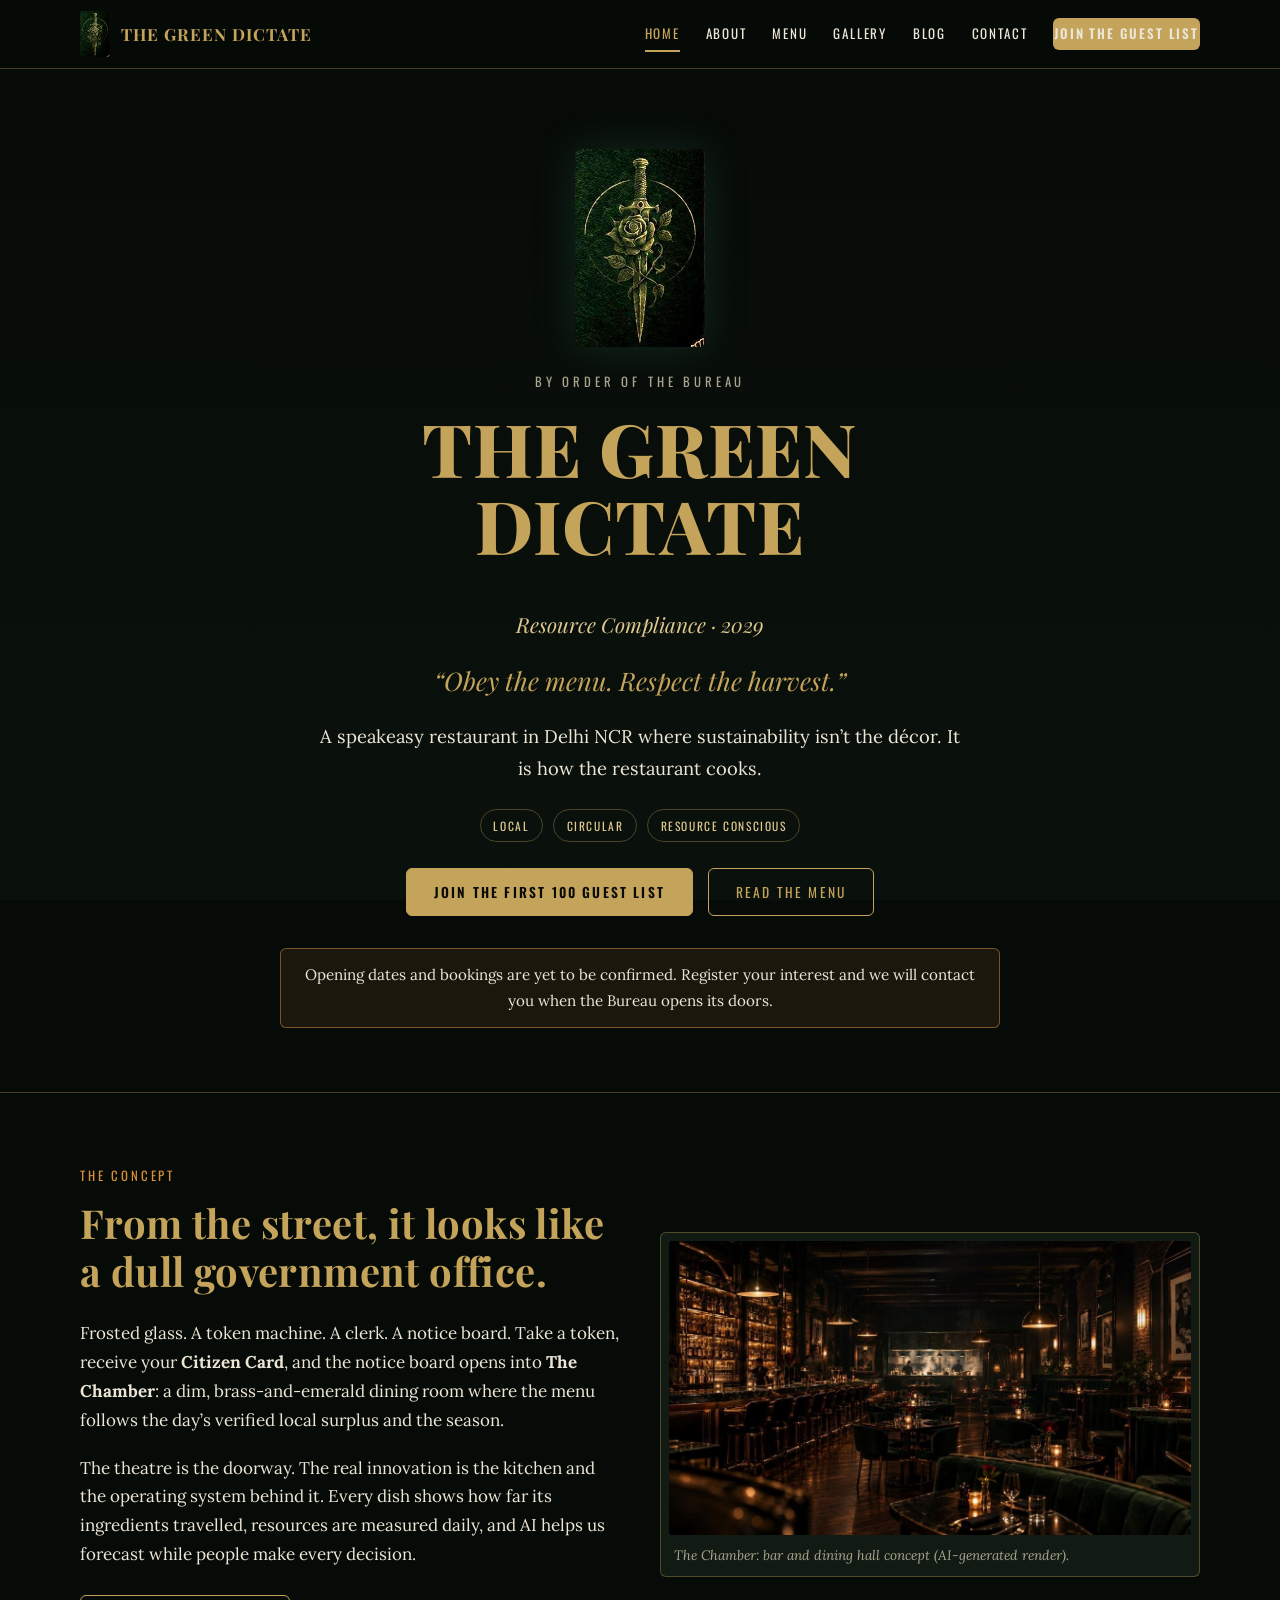
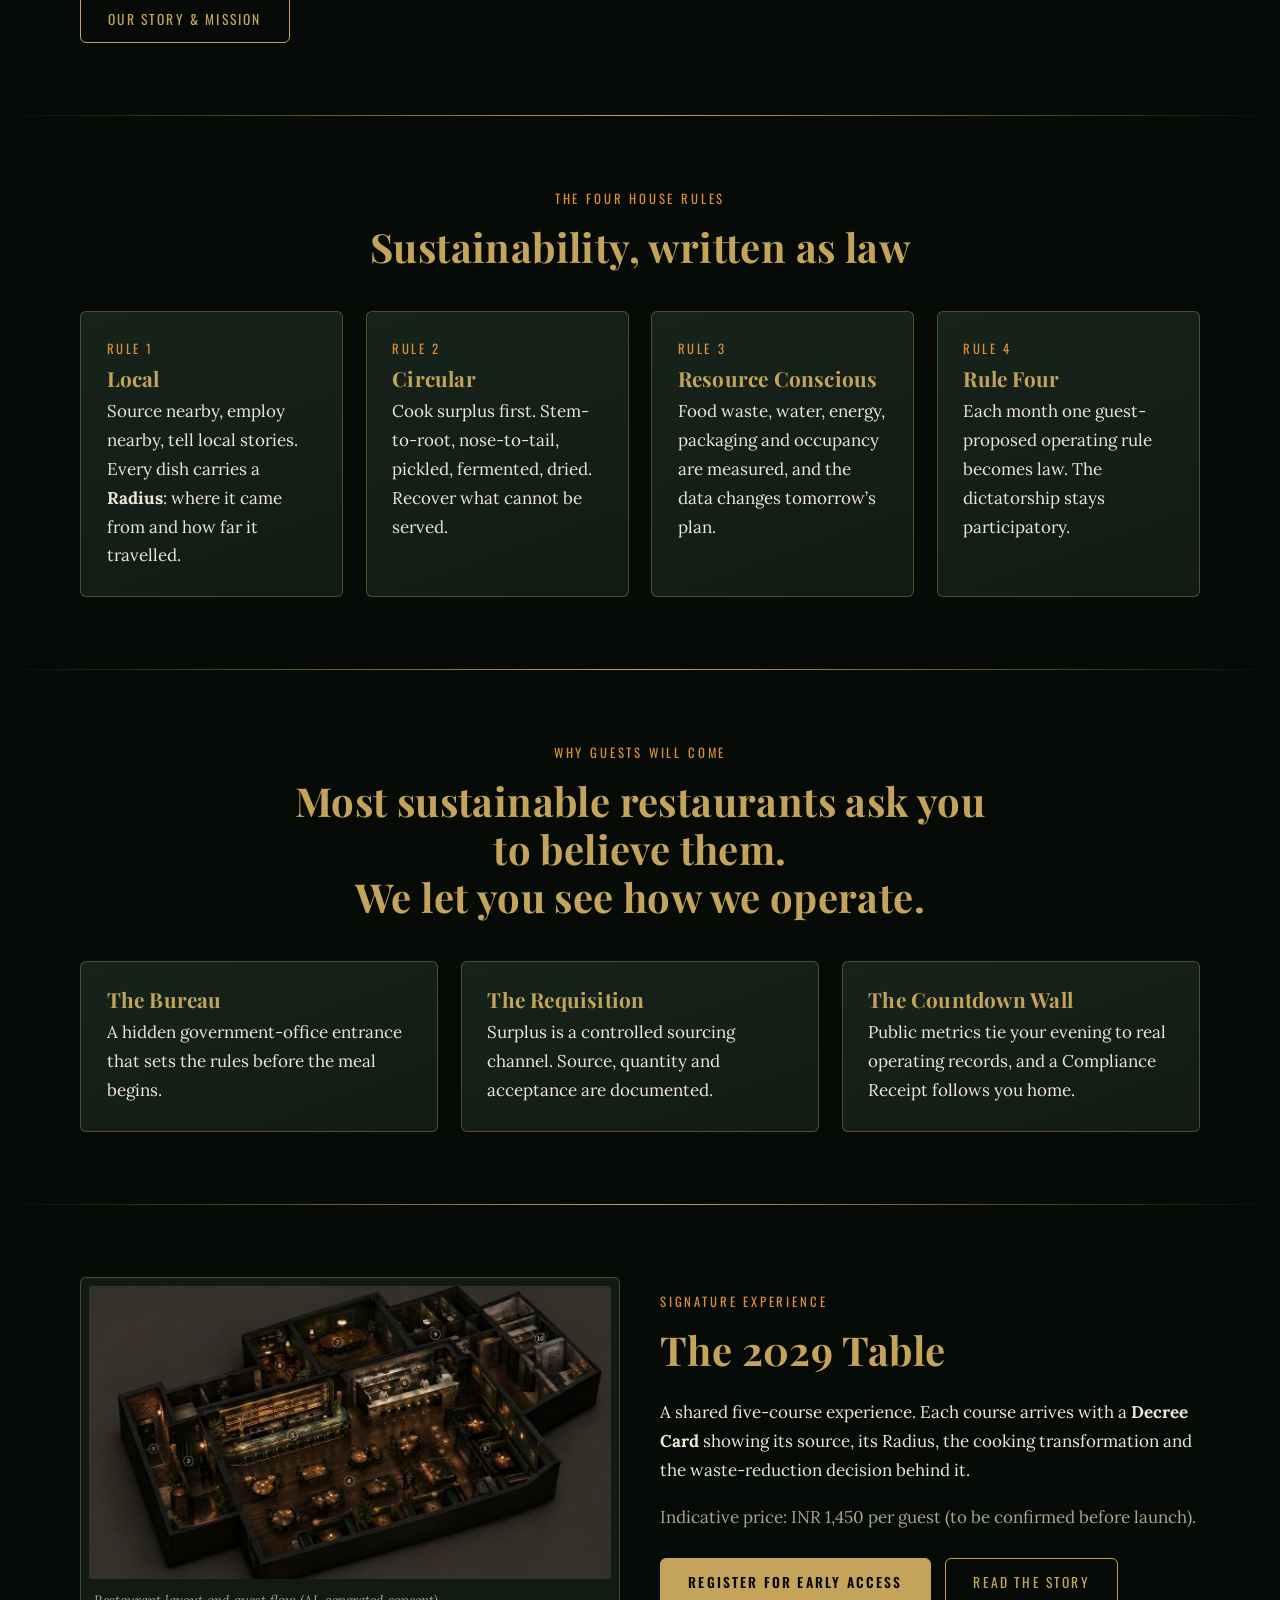
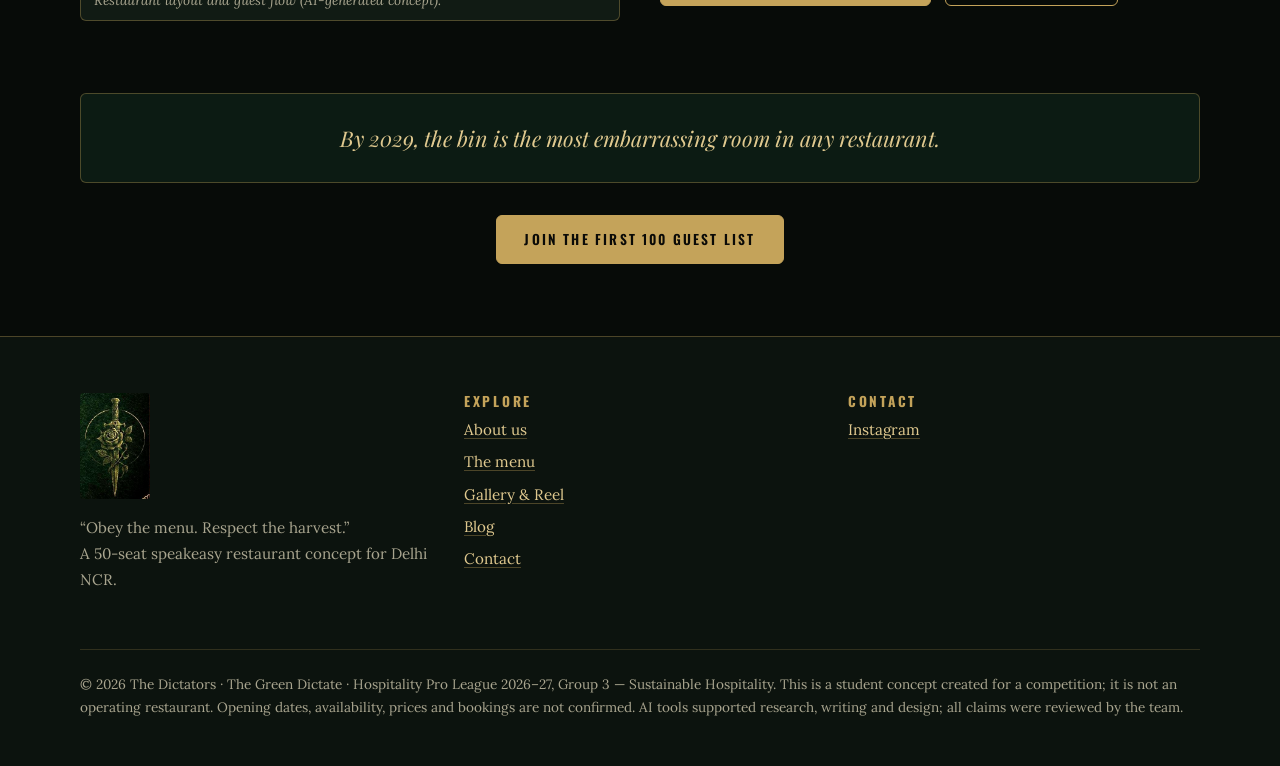
<file: index.html>
<!DOCTYPE html>
<html lang="en">
<head>
<meta charset="utf-8">
<meta name="viewport" content="width=device-width, initial-scale=1">
<title>The Green Dictate | Speakeasy Sustainable Restaurant, Delhi NCR</title>
<meta name="description" content="The Green Dictate is a speakeasy restaurant concept in Delhi NCR where sustainability is the operating system. Obey the menu. Respect the harvest.">
<meta name="theme-color" content="#070b08">
<meta property="og:title" content="The Green Dictate | Speakeasy Sustainable Restaurant, Delhi NCR">
<meta property="og:description" content="The Green Dictate is a speakeasy restaurant concept in Delhi NCR where sustainability is the operating system. Obey the menu. Respect the harvest.">
<meta property="og:type" content="website">
<link rel="icon" href="crest.jpg" type="image/jpeg">
<link rel="preconnect" href="https://fonts.googleapis.com">
<link rel="preconnect" href="https://fonts.gstatic.com" crossorigin>
<link href="https://fonts.googleapis.com/css2?family=Lora:ital,wght@0,400;0,600;1,400&family=Oswald:wght@400;500;600&family=Playfair+Display:ital,wght@0,600;0,800;1,500&display=swap" rel="stylesheet">
<link rel="stylesheet" href="style.css">
</head>
<body>
<a class="skip" href="#main">Skip to content</a>
<header class="site-header">
  <div class="wrap nav">
    <a class="brand" href="index.html" aria-label="The Green Dictate — home">
      <img src="crest.jpg" alt="" width="30" height="46" style="width:30px;height:auto;border-radius:3px"><span>The Green Dictate</span>
    </a>
    <button class="menu-toggle" aria-expanded="false" aria-controls="nav-list">Menu</button>
    <ul id="nav-list">
      <li><a href="index.html" aria-current="page">Home</a></li><li><a href="about.html">About</a></li><li><a href="menu.html">Menu</a></li><li><a href="gallery.html">Gallery</a></li><li><a href="blog.html">Blog</a></li><li><a href="contact.html">Contact</a></li>
      <li><a class="btn btn-primary" href="landing.html">Join the Guest List</a></li>
    </ul>
  </div>
</header>
<main id="main">

<section class="hero">
  <div class="wrap">
    <img class="crest" src="crest.jpg" alt="The Green Dictate crest: a dagger entwined with a rose" style="width:130px">
    <p class="by">By order of the Bureau</p>
    <h1>The Green<br>Dictate</h1>
    <p class="sub">Resource Compliance · 2029</p>
    <p class="sub" style="font-size:1.6rem;color:var(--gold)">“Obey the menu. Respect the harvest.”</p>
    <p class="tag lead">A speakeasy restaurant in Delhi NCR where sustainability isn’t the décor. It is how the restaurant cooks.</p>
    <div class="badges"><span class="badge">Local</span><span class="badge">Circular</span><span class="badge">Resource Conscious</span></div>
    <div class="btn-row" style="justify-content:center">
      <a class="btn btn-primary" href="landing.html">Join the First 100 Guest List</a>
      <a class="btn btn-ghost" href="menu.html">Read the Menu</a>
    </div>
    <p class="notice">Opening dates and bookings are yet to be confirmed. Register your interest and we will contact you when the Bureau opens its doors.</p>
  </div>
</section>

<section>
  <div class="wrap split">
    <div>
      <span class="eyebrow">The concept</span>
      <h2>From the street, it looks like a dull government office.</h2>
      <p>Frosted glass. A token machine. A clerk. A notice board. Take a token, receive your <strong>Citizen Card</strong>, and the notice board opens into <strong>The Chamber</strong>: a dim, brass-and-emerald dining room where the menu follows the day’s verified local surplus and the season.</p>
      <p>The theatre is the doorway. The real innovation is the kitchen and the operating system behind it. Every dish shows how far its ingredients travelled, resources are measured daily, and AI helps us forecast while people make every decision.</p>
      <div class="btn-row"><a class="btn btn-ghost" href="about.html">Our story &amp; mission</a></div>
    </div>
    <figure class="frame">
      <img src="decor.jpg" alt="Dim speakeasy dining hall with a backlit bar, green velvet booths and candlelit tables" loading="lazy">
      <figcaption>The Chamber: bar and dining hall concept (AI-generated render).</figcaption>
    </figure>
  </div>
</section>
<hr class="rule">

<section>
  <div class="wrap">
    <div class="section-head center">
      <span class="eyebrow">The four house rules</span>
      <h2>Sustainability, written as law</h2>
    </div>
    <div class="grid g4">
      <div class="card"><span class="num">RULE 1</span><h3>Local</h3><p>Source nearby, employ nearby, tell local stories. Every dish carries a <strong>Radius</strong>: where it came from and how far it travelled.</p></div>
      <div class="card"><span class="num">RULE 2</span><h3>Circular</h3><p>Cook surplus first. Stem-to-root, nose-to-tail, pickled, fermented, dried. Recover what cannot be served.</p></div>
      <div class="card"><span class="num">RULE 3</span><h3>Resource Conscious</h3><p>Food waste, water, energy, packaging and occupancy are measured, and the data changes tomorrow’s plan.</p></div>
      <div class="card"><span class="num">RULE 4</span><h3>Rule Four</h3><p>Each month one guest-proposed operating rule becomes law. The dictatorship stays participatory.</p></div>
    </div>
  </div>
</section>
<hr class="rule">

<section>
  <div class="wrap">
    <div class="section-head center">
      <span class="eyebrow">Why guests will come</span>
      <h2>Most sustainable restaurants ask you to believe them.<br>We let you see how we operate.</h2>
    </div>
    <div class="grid g3">
      <div class="card"><h3>The Bureau</h3><p>A hidden government-office entrance that sets the rules before the meal begins.</p></div>
      <div class="card"><h3>The Requisition</h3><p>Surplus is a controlled sourcing channel. Source, quantity and acceptance are documented.</p></div>
      <div class="card"><h3>The Countdown Wall</h3><p>Public metrics tie your evening to real operating records, and a Compliance Receipt follows you home.</p></div>
    </div>
  </div>
</section>
<hr class="rule">

<section>
  <div class="wrap split rev">
    <div>
      <span class="eyebrow">Signature experience</span>
      <h2>The 2029 Table</h2>
      <p>A shared five-course experience. Each course arrives with a <strong>Decree Card</strong> showing its source, its Radius, the cooking transformation and the waste-reduction decision behind it.</p>
      <p class="muted">Indicative price: INR 1,450 per guest (to be confirmed before launch).</p>
      <div class="btn-row">
        <a class="btn btn-primary" href="landing.html">Register for Early Access</a>
        <a class="btn btn-ghost" href="our-signature-experience.html">Read the story</a>
      </div>
    </div>
    <figure class="frame">
      <img src="layout.jpg" alt="Isometric layout of the restaurant showing the bar, dining hall, booths, private room and open kitchen" loading="lazy">
      <figcaption>Restaurant layout and guest flow (AI-generated concept).</figcaption>
    </figure>
  </div>
</section>

<section style="padding-top:0">
  <div class="wrap">
    <div class="quote">By 2029, the bin is the most embarrassing room in any restaurant.</div>
    <div class="btn-row" style="justify-content:center;margin-top:2rem">
      <a class="btn btn-primary" href="landing.html">Join the First 100 Guest List</a>
    </div>
  </div>
</section>

</main>
<footer class="site-footer">
  <div class="wrap">
    <div class="footer-grid">
      <div>
        <img src="crest.jpg" alt="The Green Dictate crest" width="70" style="width:70px;border-radius:4px;margin-bottom:1rem">
        <p class="muted">“Obey the menu. Respect the harvest.”<br>A 50-seat speakeasy restaurant concept for Delhi NCR.</p>
      </div>
      <div>
        <h4>Explore</h4>
        <ul>
          <li><a href="about.html">About us</a></li>
          <li><a href="menu.html">The menu</a></li>
          <li><a href="gallery.html">Gallery &amp; Reel</a></li>
          <li><a href="blog.html">Blog</a></li>
          <li><a href="contact.html">Contact</a></li>
        </ul>
      </div>
      <div>
        <h4>Contact</h4>
        <ul>
          <li><a href="https://www.instagram.com/stateofdictators" rel="noopener" target="_blank">Instagram</a></li>
        </ul>
      </div>
    </div>
    <p class="legal">© <span id="year">2026</span> The Dictators · The Green Dictate · Hospitality Pro League 2026–27, Group 3 — Sustainable Hospitality. This is a student concept created for a competition; it is not an operating restaurant. Opening dates, availability, prices and bookings are not confirmed. AI tools supported research, writing and design; all claims were reviewed by the team.</p>
  </div>
</footer>

<script src="main.js"></script>
</body>
</html>
</file>
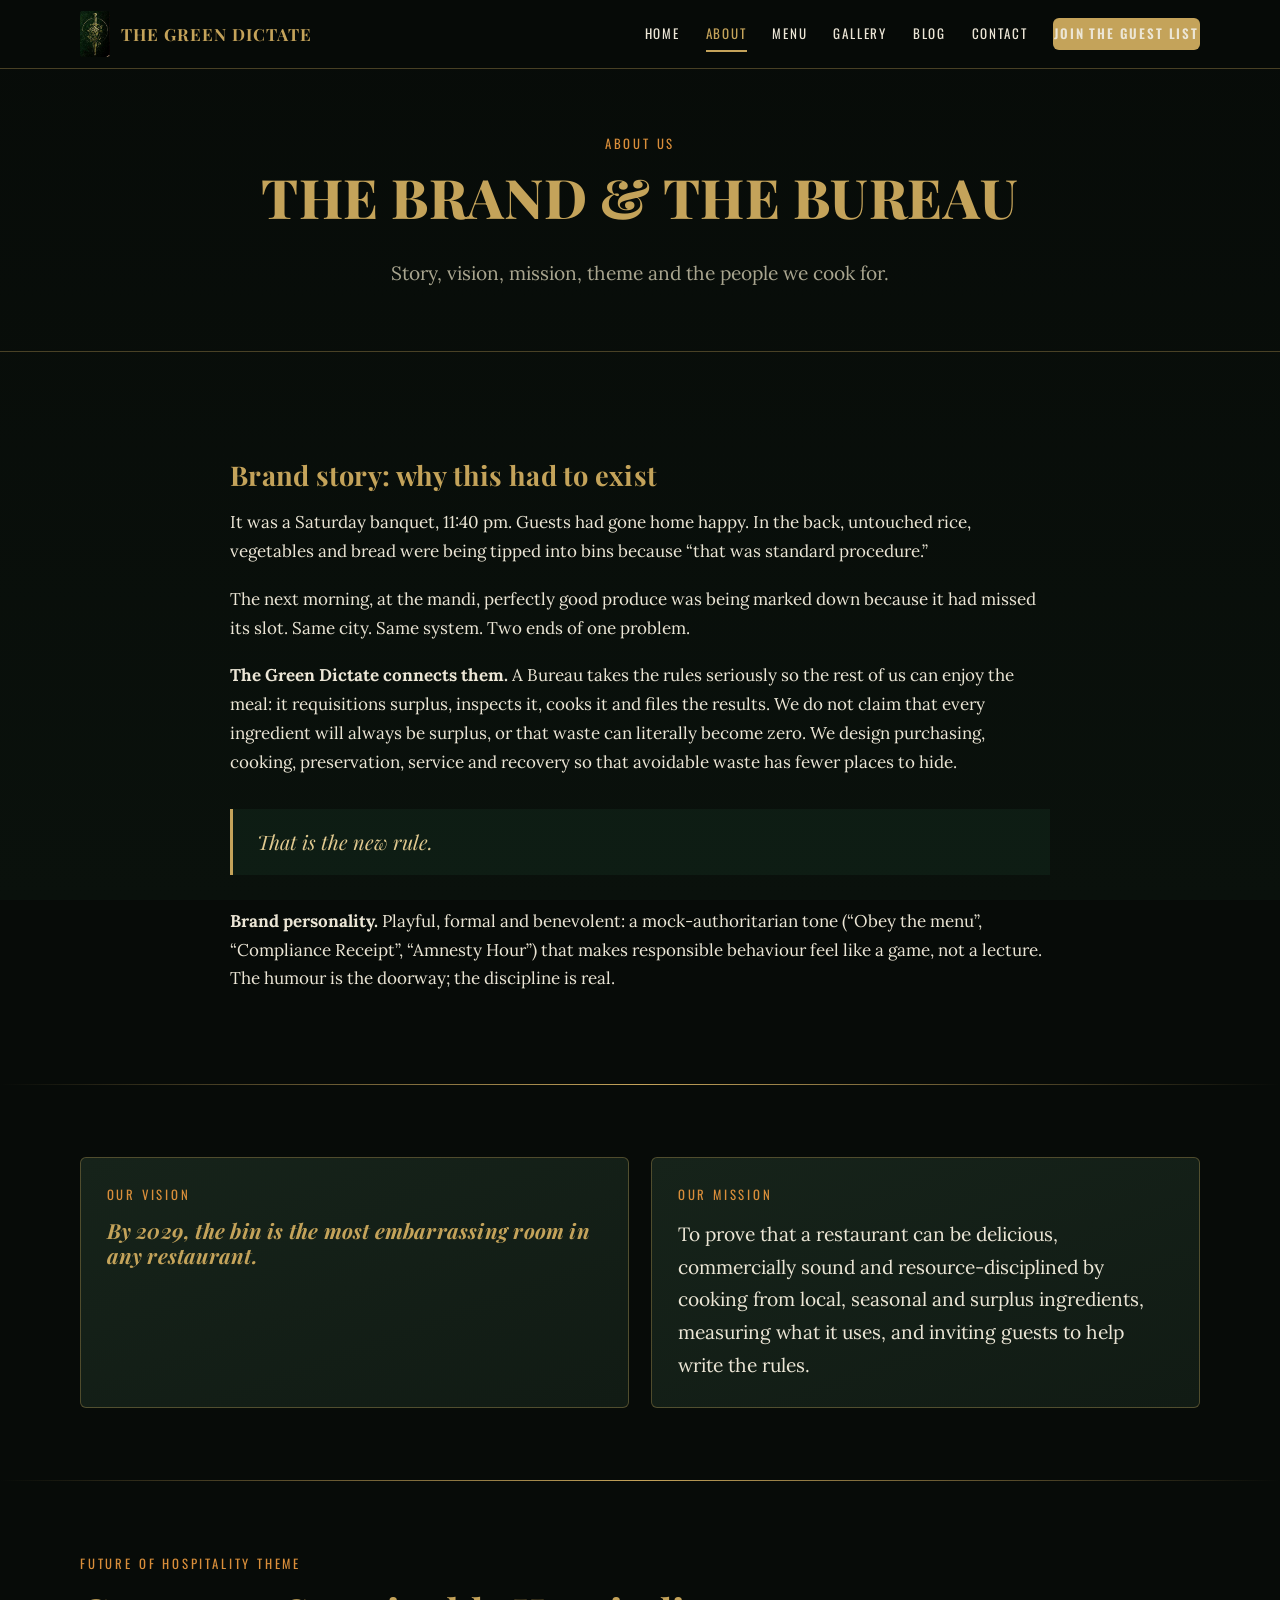
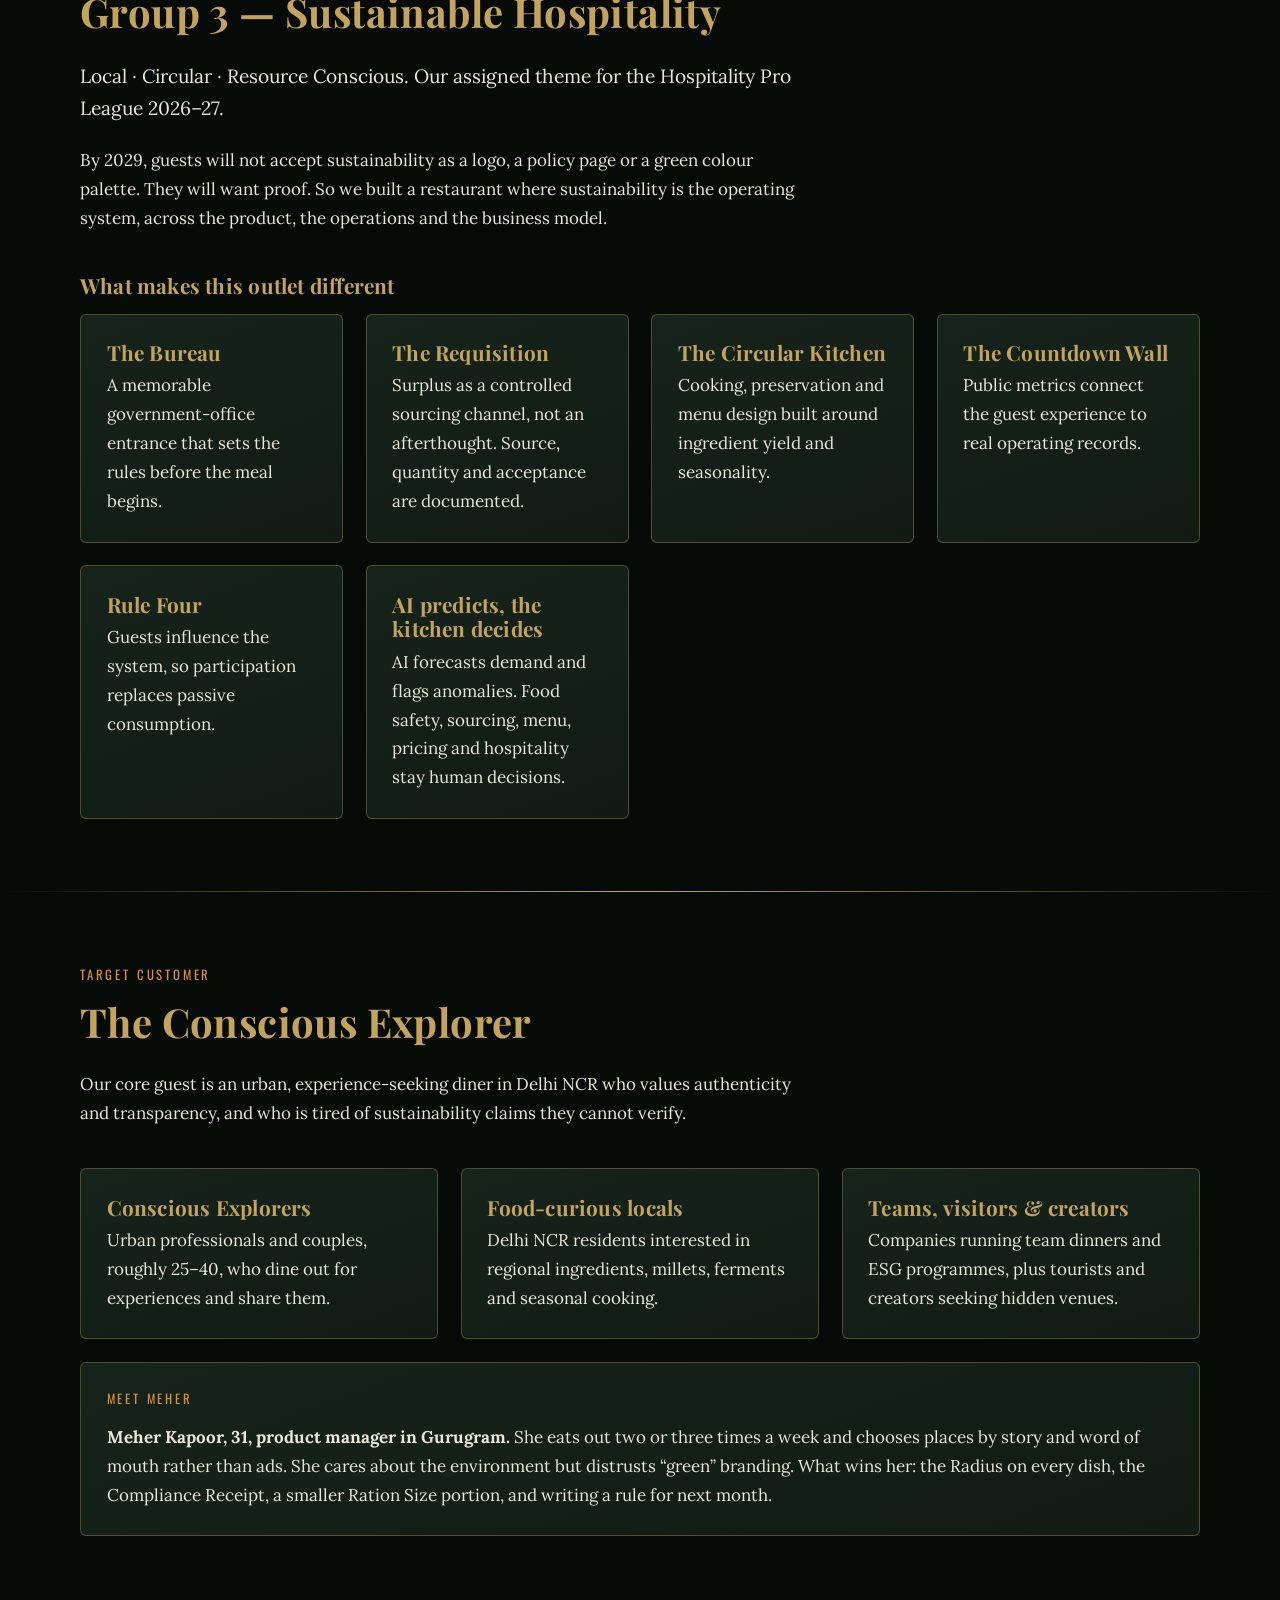
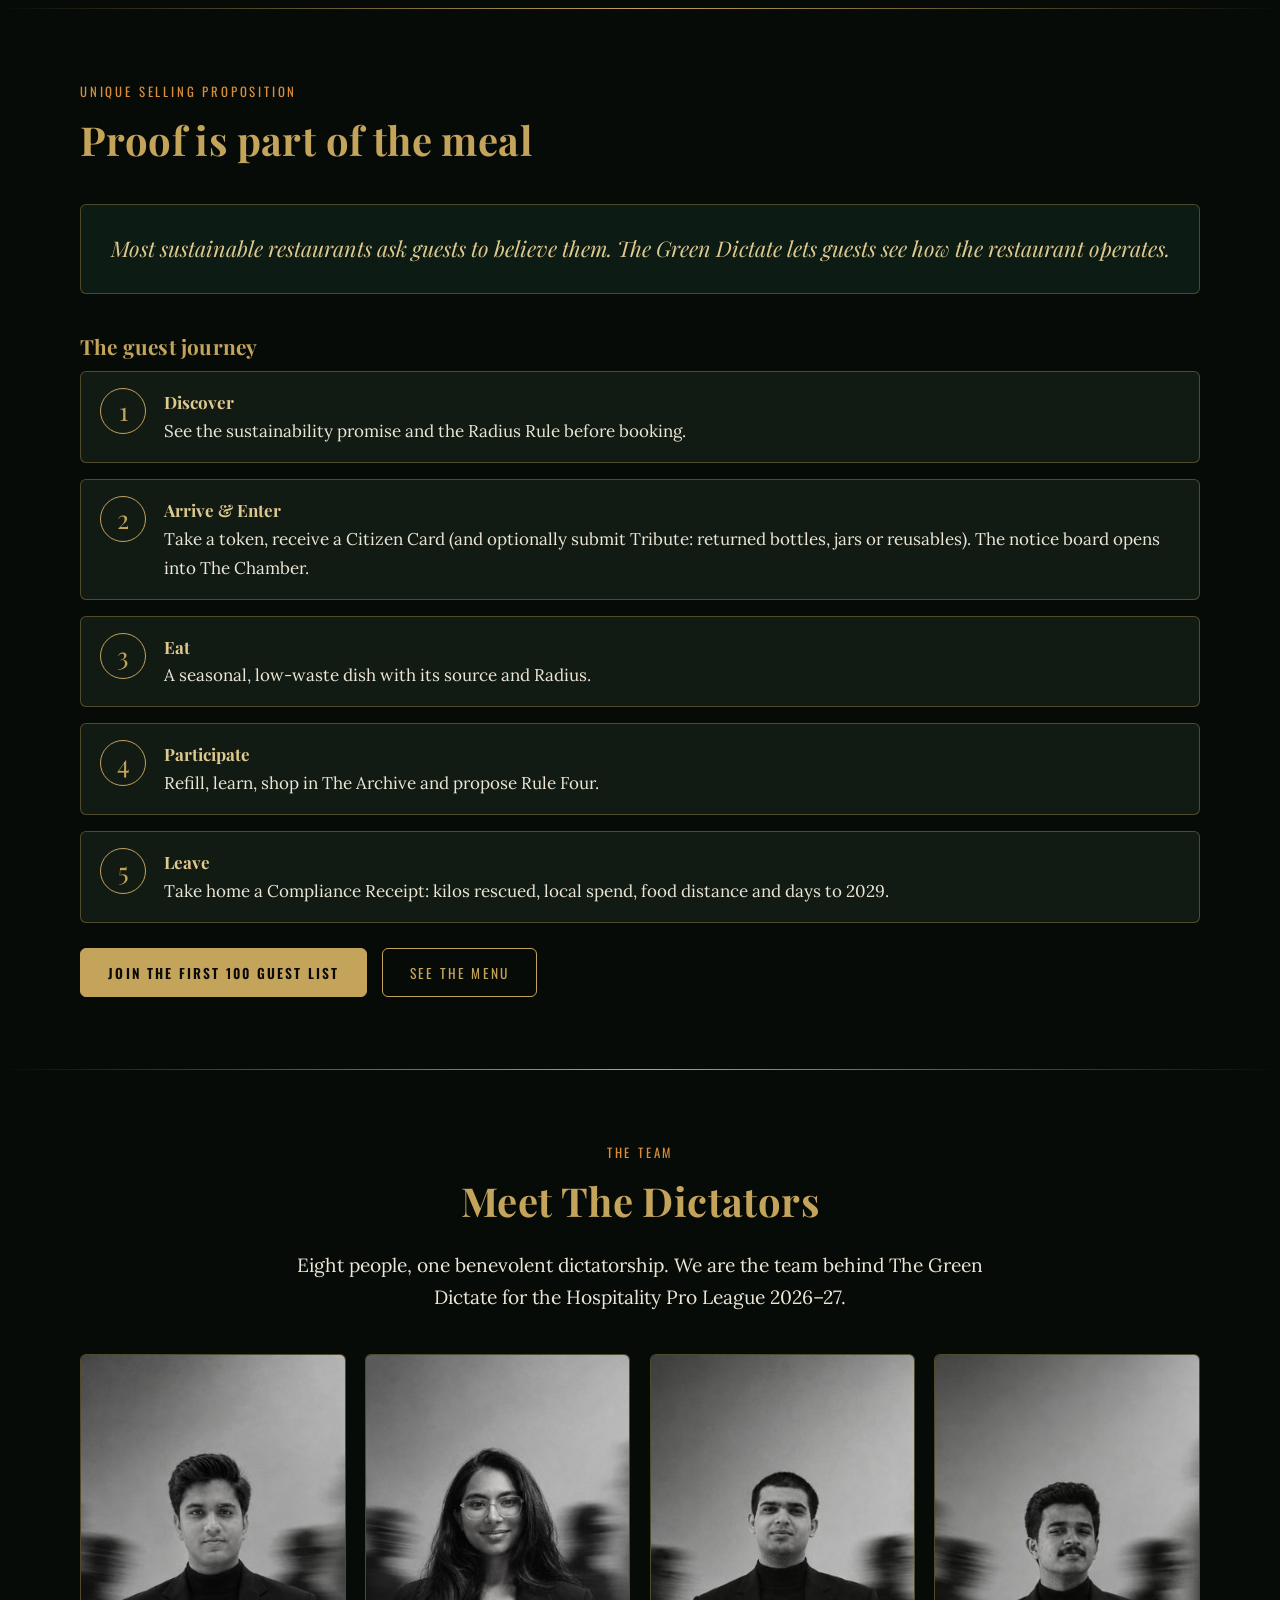
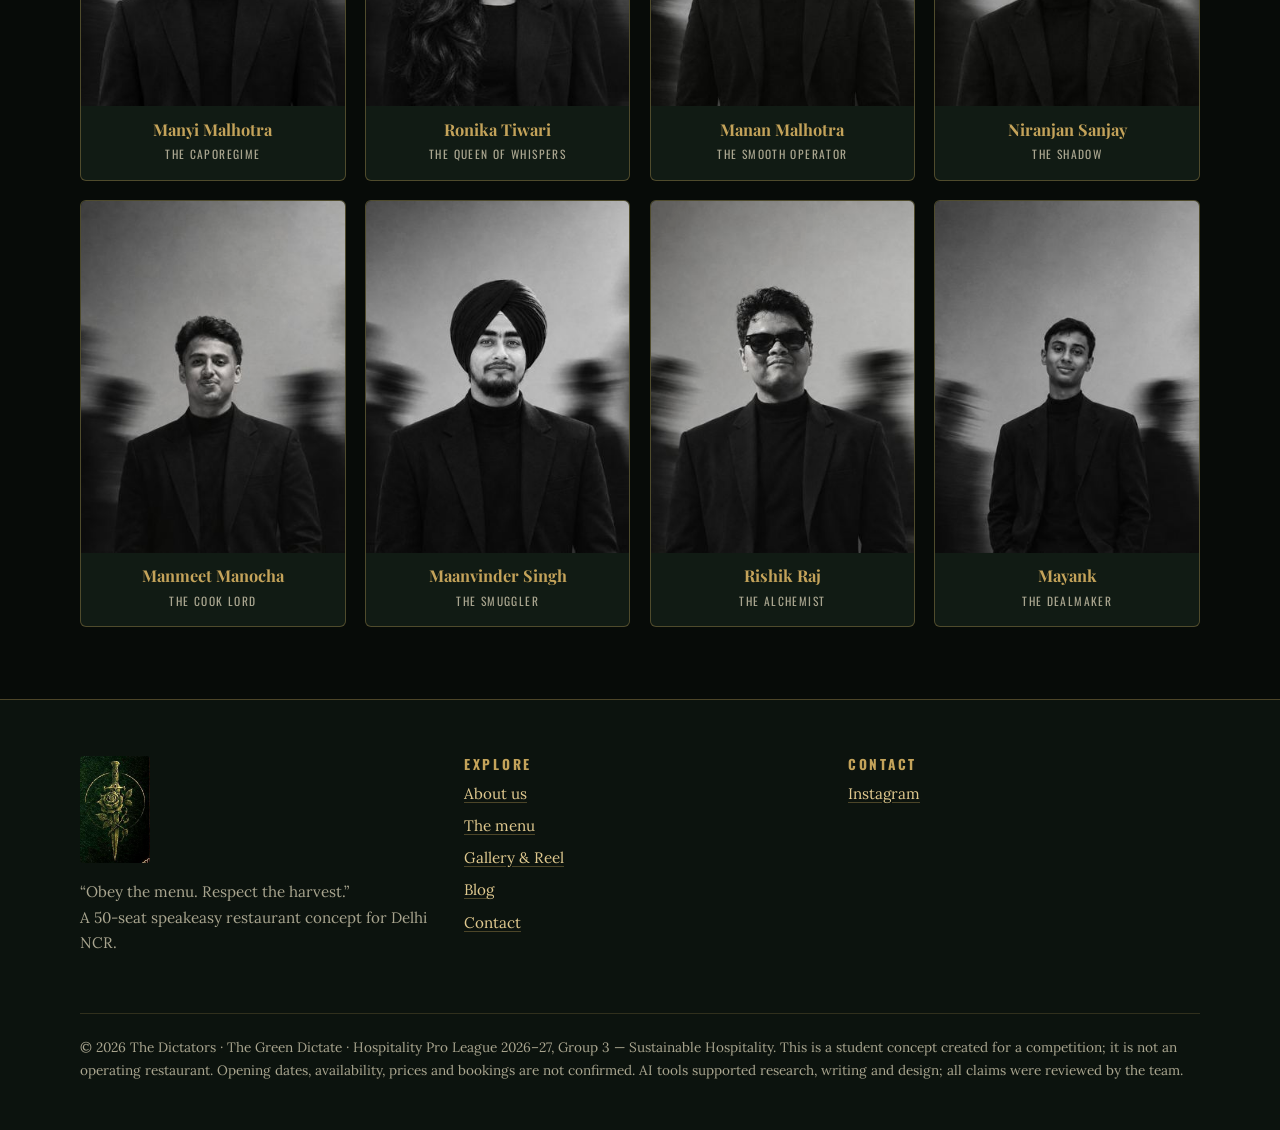
<file: about.html>
<!DOCTYPE html>
<html lang="en">
<head>
<meta charset="utf-8">
<meta name="viewport" content="width=device-width, initial-scale=1">
<title>About | The Green Dictate</title>
<meta name="description" content="The brand story, vision, mission, theme, target guest and USP of The Green Dictate, a sustainable speakeasy restaurant concept in Delhi NCR.">
<meta name="theme-color" content="#070b08">
<meta property="og:title" content="About | The Green Dictate">
<meta property="og:description" content="The brand story, vision, mission, theme, target guest and USP of The Green Dictate, a sustainable speakeasy restaurant concept in Delhi NCR.">
<meta property="og:type" content="website">
<link rel="icon" href="crest.jpg" type="image/jpeg">
<link rel="preconnect" href="https://fonts.googleapis.com">
<link rel="preconnect" href="https://fonts.gstatic.com" crossorigin>
<link href="https://fonts.googleapis.com/css2?family=Lora:ital,wght@0,400;0,600;1,400&family=Oswald:wght@400;500;600&family=Playfair+Display:ital,wght@0,600;0,800;1,500&display=swap" rel="stylesheet">
<link rel="stylesheet" href="style.css">
</head>
<body>
<a class="skip" href="#main">Skip to content</a>
<header class="site-header">
  <div class="wrap nav">
    <a class="brand" href="index.html" aria-label="The Green Dictate — home">
      <img src="crest.jpg" alt="" width="30" height="46" style="width:30px;height:auto;border-radius:3px"><span>The Green Dictate</span>
    </a>
    <button class="menu-toggle" aria-expanded="false" aria-controls="nav-list">Menu</button>
    <ul id="nav-list">
      <li><a href="index.html">Home</a></li><li><a href="about.html" aria-current="page">About</a></li><li><a href="menu.html">Menu</a></li><li><a href="gallery.html">Gallery</a></li><li><a href="blog.html">Blog</a></li><li><a href="contact.html">Contact</a></li>
      <li><a class="btn btn-primary" href="landing.html">Join the Guest List</a></li>
    </ul>
  </div>
</header>
<main id="main">

<div class="page-title"><div class="wrap"><span class="eyebrow">About us</span><h1>The Brand &amp; The Bureau</h1><p class="lead muted">Story, vision, mission, theme and the people we cook for.</p></div></div>

<section>
  <div class="wrap article" style="max-width:820px">
    <h2>Brand story: why this had to exist</h2>
    <p>It was a Saturday banquet, 11:40 pm. Guests had gone home happy. In the back, untouched rice, vegetables and bread were being tipped into bins because “that was standard procedure.”</p>
    <p>The next morning, at the mandi, perfectly good produce was being marked down because it had missed its slot. Same city. Same system. Two ends of one problem.</p>
    <p><strong>The Green Dictate connects them.</strong> A Bureau takes the rules seriously so the rest of us can enjoy the meal: it requisitions surplus, inspects it, cooks it and files the results. We do not claim that every ingredient will always be surplus, or that waste can literally become zero. We design purchasing, cooking, preservation, service and recovery so that avoidable waste has fewer places to hide.</p>
    <blockquote>That is the new rule.</blockquote>
    <p><strong>Brand personality.</strong> Playful, formal and benevolent: a mock-authoritarian tone (“Obey the menu”, “Compliance Receipt”, “Amnesty Hour”) that makes responsible behaviour feel like a game, not a lecture. The humour is the doorway; the discipline is real.</p>
  </div>
</section>
<hr class="rule">

<section>
  <div class="wrap grid g2">
    <div class="card"><span class="eyebrow">Our vision</span><h3 style="font-style:italic">By 2029, the bin is the most embarrassing room in any restaurant.</h3></div>
    <div class="card"><span class="eyebrow">Our mission</span><p class="lead" style="margin:0">To prove that a restaurant can be delicious, commercially sound and resource-disciplined by cooking from local, seasonal and surplus ingredients, measuring what it uses, and inviting guests to help write the rules.</p></div>
  </div>
</section>
<hr class="rule">

<section>
  <div class="wrap">
    <div class="section-head">
      <span class="eyebrow">Future of Hospitality theme</span>
      <h2>Group 3 — Sustainable Hospitality</h2>
      <p class="lead">Local · Circular · Resource Conscious. Our assigned theme for the Hospitality Pro League 2026–27.</p>
      <p>By 2029, guests will not accept sustainability as a logo, a policy page or a green colour palette. They will want proof. So we built a restaurant where sustainability is the operating system, across the product, the operations and the business model.</p>
    </div>
    <h3>What makes this outlet different</h3>
    <div class="grid g3" style="margin-top:1rem">
      <div class="card"><h3>The Bureau</h3><p>A memorable government-office entrance that sets the rules before the meal begins.</p></div>
      <div class="card"><h3>The Requisition</h3><p>Surplus as a controlled sourcing channel, not an afterthought. Source, quantity and acceptance are documented.</p></div>
      <div class="card"><h3>The Circular Kitchen</h3><p>Cooking, preservation and menu design built around ingredient yield and seasonality.</p></div>
      <div class="card"><h3>The Countdown Wall</h3><p>Public metrics connect the guest experience to real operating records.</p></div>
      <div class="card"><h3>Rule Four</h3><p>Guests influence the system, so participation replaces passive consumption.</p></div>
      <div class="card"><h3>AI predicts, the kitchen decides</h3><p>AI forecasts demand and flags anomalies. Food safety, sourcing, menu, pricing and hospitality stay human decisions.</p></div>
    </div>
  </div>
</section>
<hr class="rule">

<section>
  <div class="wrap">
    <div class="section-head">
      <span class="eyebrow">Target customer</span>
      <h2>The Conscious Explorer</h2>
      <p>Our core guest is an urban, experience-seeking diner in Delhi NCR who values authenticity and transparency, and who is tired of sustainability claims they cannot verify.</p>
    </div>
    <div class="grid g3">
      <div class="card"><h3>Conscious Explorers</h3><p>Urban professionals and couples, roughly 25–40, who dine out for experiences and share them.</p></div>
      <div class="card"><h3>Food-curious locals</h3><p>Delhi NCR residents interested in regional ingredients, millets, ferments and seasonal cooking.</p></div>
      <div class="card"><h3>Teams, visitors &amp; creators</h3><p>Companies running team dinners and ESG programmes, plus tourists and creators seeking hidden venues.</p></div>
    </div>
    <div class="card" style="margin-top:1.4rem">
      <span class="eyebrow">Meet Meher</span>
      <p style="margin:0"><strong>Meher Kapoor, 31, product manager in Gurugram.</strong> She eats out two or three times a week and chooses places by story and word of mouth rather than ads. She cares about the environment but distrusts “green” branding. What wins her: the Radius on every dish, the Compliance Receipt, a smaller Ration Size portion, and writing a rule for next month.</p>
    </div>
  </div>
</section>
<hr class="rule">

<section>
  <div class="wrap">
    <div class="section-head">
      <span class="eyebrow">Unique selling proposition</span>
      <h2>Proof is part of the meal</h2>
    </div>
    <div class="quote">Most sustainable restaurants ask guests to believe them. The Green Dictate lets guests see how the restaurant operates.</div>
    <h3 style="margin-top:2.5rem">The guest journey</h3>
    <ol class="steps">
      <li><div><b>Discover</b>See the sustainability promise and the Radius Rule before booking.</div></li>
      <li><div><b>Arrive &amp; Enter</b>Take a token, receive a Citizen Card (and optionally submit Tribute: returned bottles, jars or reusables). The notice board opens into The Chamber.</div></li>
      <li><div><b>Eat</b>A seasonal, low-waste dish with its source and Radius.</div></li>
      <li><div><b>Participate</b>Refill, learn, shop in The Archive and propose Rule Four.</div></li>
      <li><div><b>Leave</b>Take home a Compliance Receipt: kilos rescued, local spend, food distance and days to 2029.</div></li>
    </ol>
    <div class="btn-row"><a class="btn btn-primary" href="landing.html">Join the First 100 Guest List</a><a class="btn btn-ghost" href="menu.html">See the menu</a></div>
  </div>
</section>

<hr class="rule">
<section>
  <div class="wrap">
    <div class="section-head center">
      <span class="eyebrow">The team</span>
      <h2>Meet The Dictators</h2>
      <p class="lead">Eight people, one benevolent dictatorship. We are the team behind The Green Dictate for the Hospitality Pro League 2026–27.</p>
    </div>
    <div class="team"><figure class="member"><img src="team-manyi.jpg" alt="Portrait of Manyi Malhotra, The Caporegime" loading="lazy"><figcaption><b>Manyi Malhotra</b><span>The Caporegime</span></figcaption></figure><figure class="member"><img src="team-ronika.jpg" alt="Portrait of Ronika Tiwari, The Queen of Whispers" loading="lazy"><figcaption><b>Ronika Tiwari</b><span>The Queen of Whispers</span></figcaption></figure><figure class="member"><img src="team-manan.jpg" alt="Portrait of Manan Malhotra, The Smooth Operator" loading="lazy"><figcaption><b>Manan Malhotra</b><span>The Smooth Operator</span></figcaption></figure><figure class="member"><img src="team-niranjan.jpg" alt="Portrait of Niranjan Sanjay, The Shadow" loading="lazy"><figcaption><b>Niranjan Sanjay</b><span>The Shadow</span></figcaption></figure><figure class="member"><img src="team-manmeet.jpg" alt="Portrait of Manmeet Manocha, The Cook Lord" loading="lazy"><figcaption><b>Manmeet Manocha</b><span>The Cook Lord</span></figcaption></figure><figure class="member"><img src="team-maanvinder.jpg" alt="Portrait of Maanvinder Singh, The Smuggler" loading="lazy"><figcaption><b>Maanvinder Singh</b><span>The Smuggler</span></figcaption></figure><figure class="member"><img src="team-rishik.jpg" alt="Portrait of Rishik Raj, The Alchemist" loading="lazy"><figcaption><b>Rishik Raj</b><span>The Alchemist</span></figcaption></figure><figure class="member"><img src="team-mayank.jpg" alt="Portrait of Mayank, The Dealmaker" loading="lazy"><figcaption><b>Mayank</b><span>The Dealmaker</span></figcaption></figure></div>
  </div>
</section>

</main>
<footer class="site-footer">
  <div class="wrap">
    <div class="footer-grid">
      <div>
        <img src="crest.jpg" alt="The Green Dictate crest" width="70" style="width:70px;border-radius:4px;margin-bottom:1rem">
        <p class="muted">“Obey the menu. Respect the harvest.”<br>A 50-seat speakeasy restaurant concept for Delhi NCR.</p>
      </div>
      <div>
        <h4>Explore</h4>
        <ul>
          <li><a href="about.html">About us</a></li>
          <li><a href="menu.html">The menu</a></li>
          <li><a href="gallery.html">Gallery &amp; Reel</a></li>
          <li><a href="blog.html">Blog</a></li>
          <li><a href="contact.html">Contact</a></li>
        </ul>
      </div>
      <div>
        <h4>Contact</h4>
        <ul>
          <li><a href="https://www.instagram.com/stateofdictators" rel="noopener" target="_blank">Instagram</a></li>
        </ul>
      </div>
    </div>
    <p class="legal">© <span id="year">2026</span> The Dictators · The Green Dictate · Hospitality Pro League 2026–27, Group 3 — Sustainable Hospitality. This is a student concept created for a competition; it is not an operating restaurant. Opening dates, availability, prices and bookings are not confirmed. AI tools supported research, writing and design; all claims were reviewed by the team.</p>
  </div>
</footer>

<script src="main.js"></script>
</body>
</html>
</file>
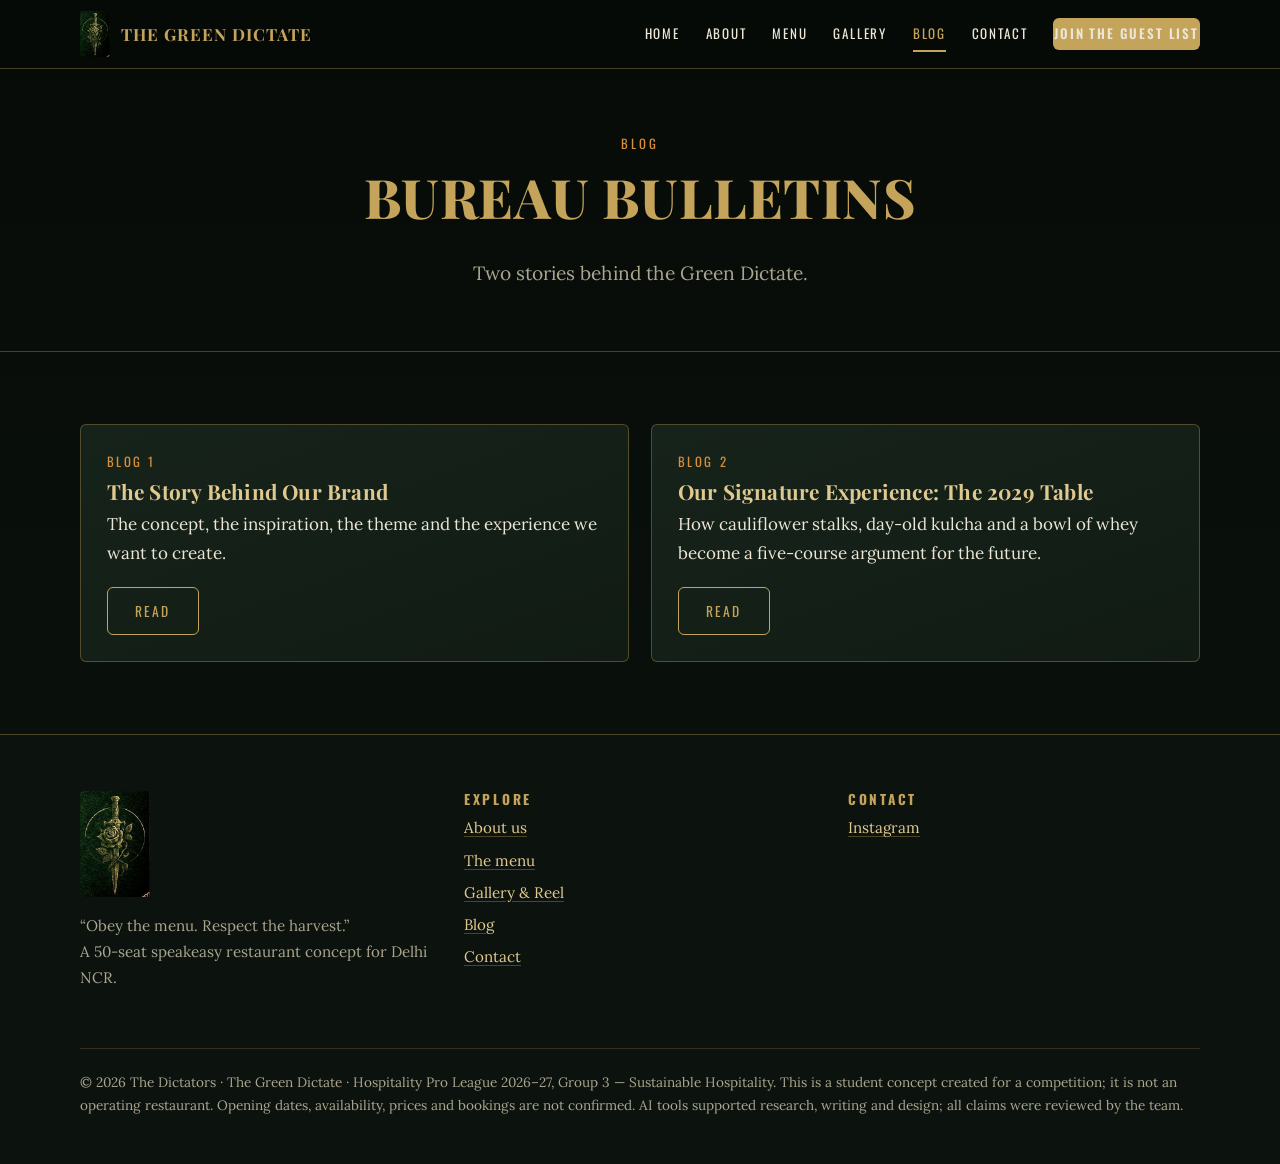
<file: blog.html>
<!DOCTYPE html>
<html lang="en">
<head>
<meta charset="utf-8">
<meta name="viewport" content="width=device-width, initial-scale=1">
<title>Blog | The Green Dictate</title>
<meta name="description" content="Brand story and signature experience articles from The Green Dictate.">
<meta name="theme-color" content="#070b08">
<meta property="og:title" content="Blog | The Green Dictate">
<meta property="og:description" content="Brand story and signature experience articles from The Green Dictate.">
<meta property="og:type" content="website">
<link rel="icon" href="crest.jpg" type="image/jpeg">
<link rel="preconnect" href="https://fonts.googleapis.com">
<link rel="preconnect" href="https://fonts.gstatic.com" crossorigin>
<link href="https://fonts.googleapis.com/css2?family=Lora:ital,wght@0,400;0,600;1,400&family=Oswald:wght@400;500;600&family=Playfair+Display:ital,wght@0,600;0,800;1,500&display=swap" rel="stylesheet">
<link rel="stylesheet" href="style.css">
</head>
<body>
<a class="skip" href="#main">Skip to content</a>
<header class="site-header">
  <div class="wrap nav">
    <a class="brand" href="index.html" aria-label="The Green Dictate — home">
      <img src="crest.jpg" alt="" width="30" height="46" style="width:30px;height:auto;border-radius:3px"><span>The Green Dictate</span>
    </a>
    <button class="menu-toggle" aria-expanded="false" aria-controls="nav-list">Menu</button>
    <ul id="nav-list">
      <li><a href="index.html">Home</a></li><li><a href="about.html">About</a></li><li><a href="menu.html">Menu</a></li><li><a href="gallery.html">Gallery</a></li><li><a href="blog.html" aria-current="page">Blog</a></li><li><a href="contact.html">Contact</a></li>
      <li><a class="btn btn-primary" href="landing.html">Join the Guest List</a></li>
    </ul>
  </div>
</header>
<main id="main">

<div class="page-title"><div class="wrap"><span class="eyebrow">Blog</span><h1>Bureau Bulletins</h1>
<p class="lead muted">Two stories behind the Green Dictate.</p></div></div>
<section>
  <div class="wrap grid g2">
    <article class="card"><span class="num">BLOG 1</span><h3><a href="story-behind-our-brand.html" style="text-decoration:none">The Story Behind Our Brand</a></h3>
      <p>The concept, the inspiration, the theme and the experience we want to create.</p>
      <a class="btn btn-ghost" href="story-behind-our-brand.html">Read</a></article>
    <article class="card"><span class="num">BLOG 2</span><h3><a href="our-signature-experience.html" style="text-decoration:none">Our Signature Experience: The 2029 Table</a></h3>
      <p>How cauliflower stalks, day-old kulcha and a bowl of whey become a five-course argument for the future.</p>
      <a class="btn btn-ghost" href="our-signature-experience.html">Read</a></article>
  </div>
</section>

</main>
<footer class="site-footer">
  <div class="wrap">
    <div class="footer-grid">
      <div>
        <img src="crest.jpg" alt="The Green Dictate crest" width="70" style="width:70px;border-radius:4px;margin-bottom:1rem">
        <p class="muted">“Obey the menu. Respect the harvest.”<br>A 50-seat speakeasy restaurant concept for Delhi NCR.</p>
      </div>
      <div>
        <h4>Explore</h4>
        <ul>
          <li><a href="about.html">About us</a></li>
          <li><a href="menu.html">The menu</a></li>
          <li><a href="gallery.html">Gallery &amp; Reel</a></li>
          <li><a href="blog.html">Blog</a></li>
          <li><a href="contact.html">Contact</a></li>
        </ul>
      </div>
      <div>
        <h4>Contact</h4>
        <ul>
          <li><a href="https://www.instagram.com/stateofdictators" rel="noopener" target="_blank">Instagram</a></li>
        </ul>
      </div>
    </div>
    <p class="legal">© <span id="year">2026</span> The Dictators · The Green Dictate · Hospitality Pro League 2026–27, Group 3 — Sustainable Hospitality. This is a student concept created for a competition; it is not an operating restaurant. Opening dates, availability, prices and bookings are not confirmed. AI tools supported research, writing and design; all claims were reviewed by the team.</p>
  </div>
</footer>

<script src="main.js"></script>
</body>
</html>
</file>
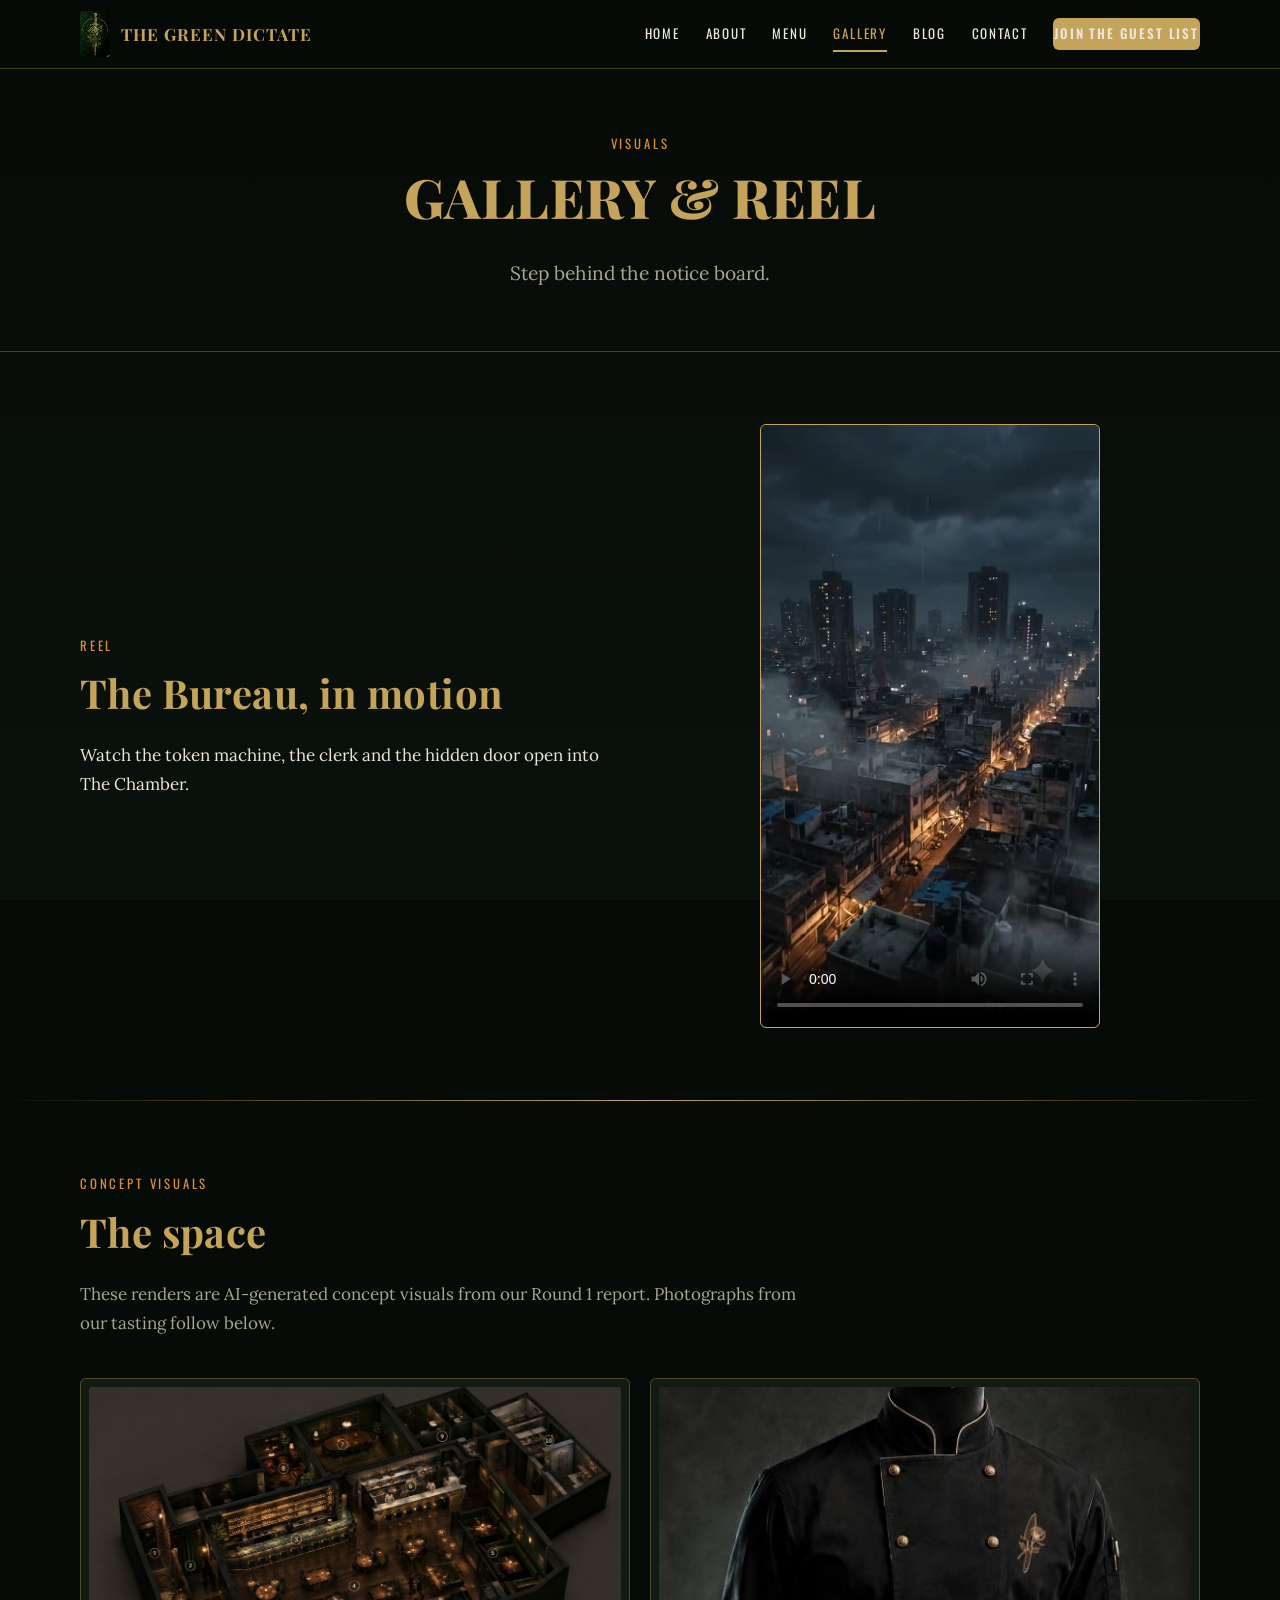
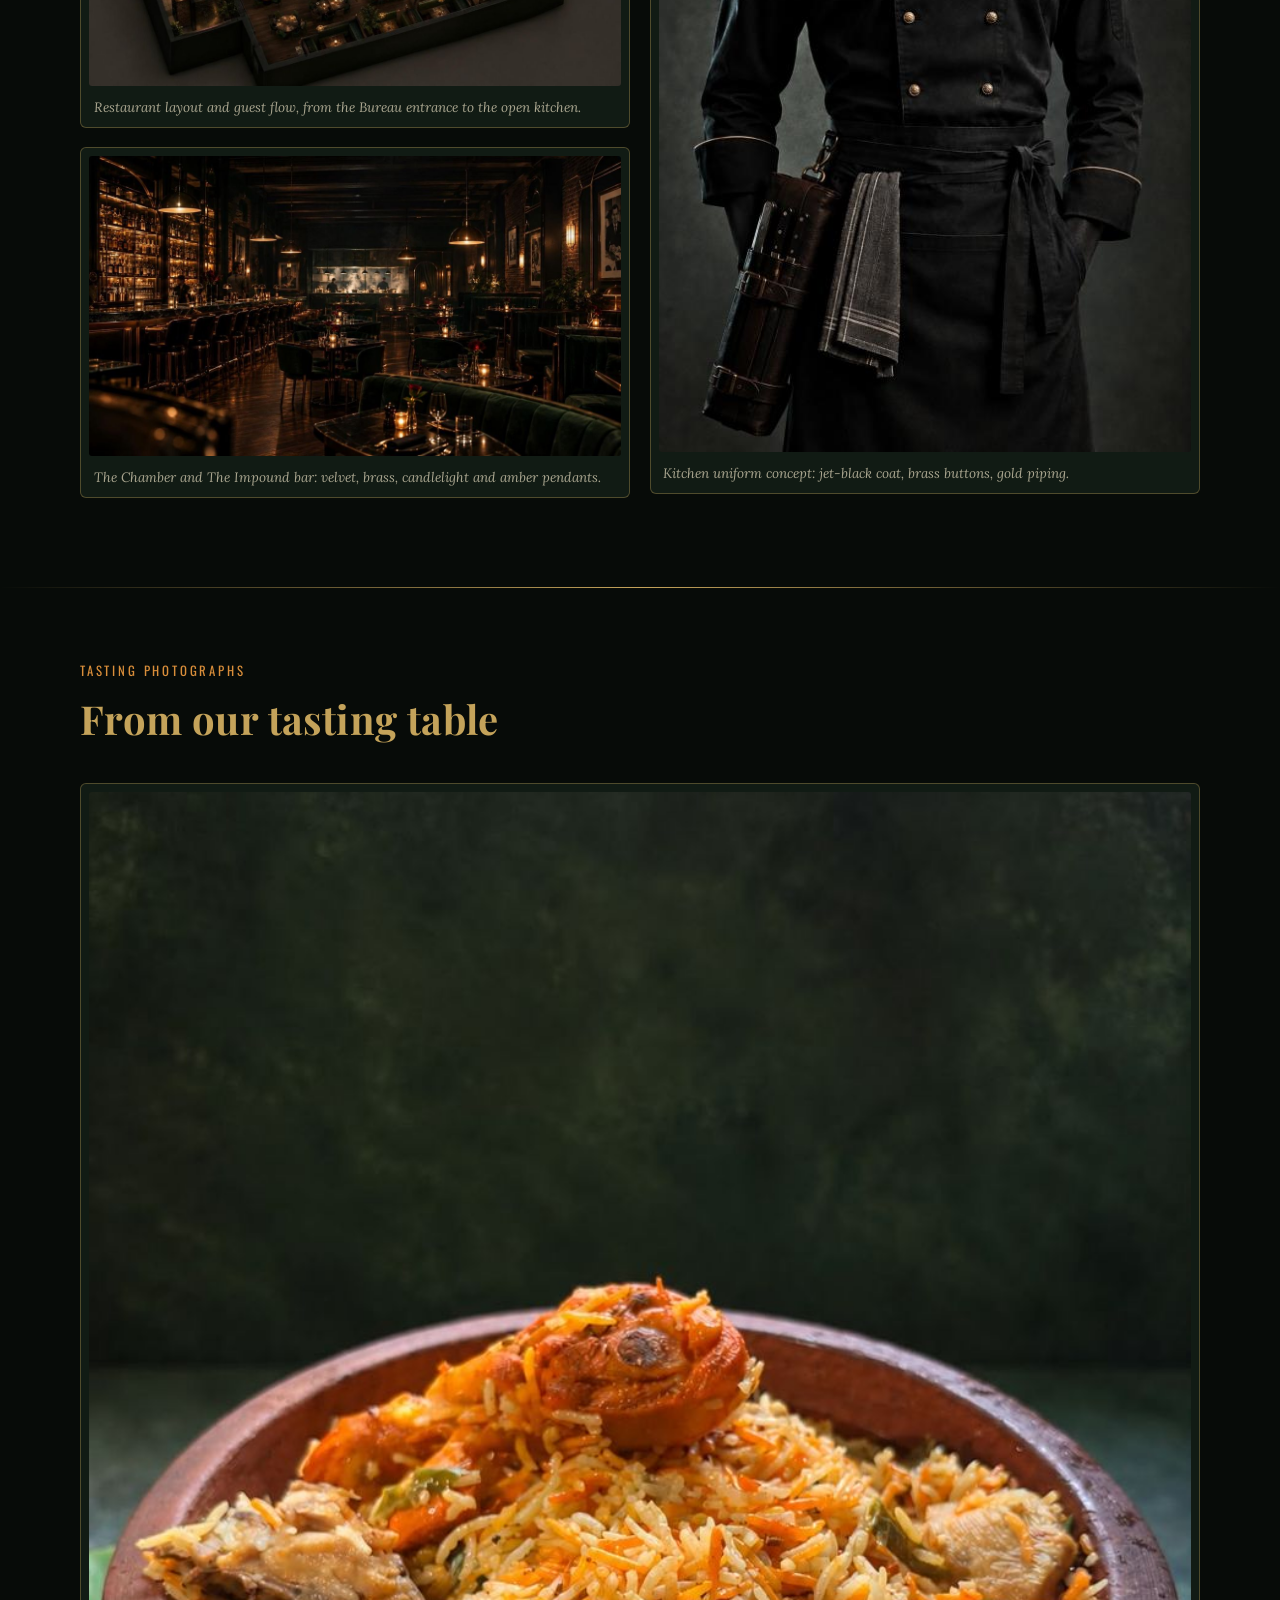
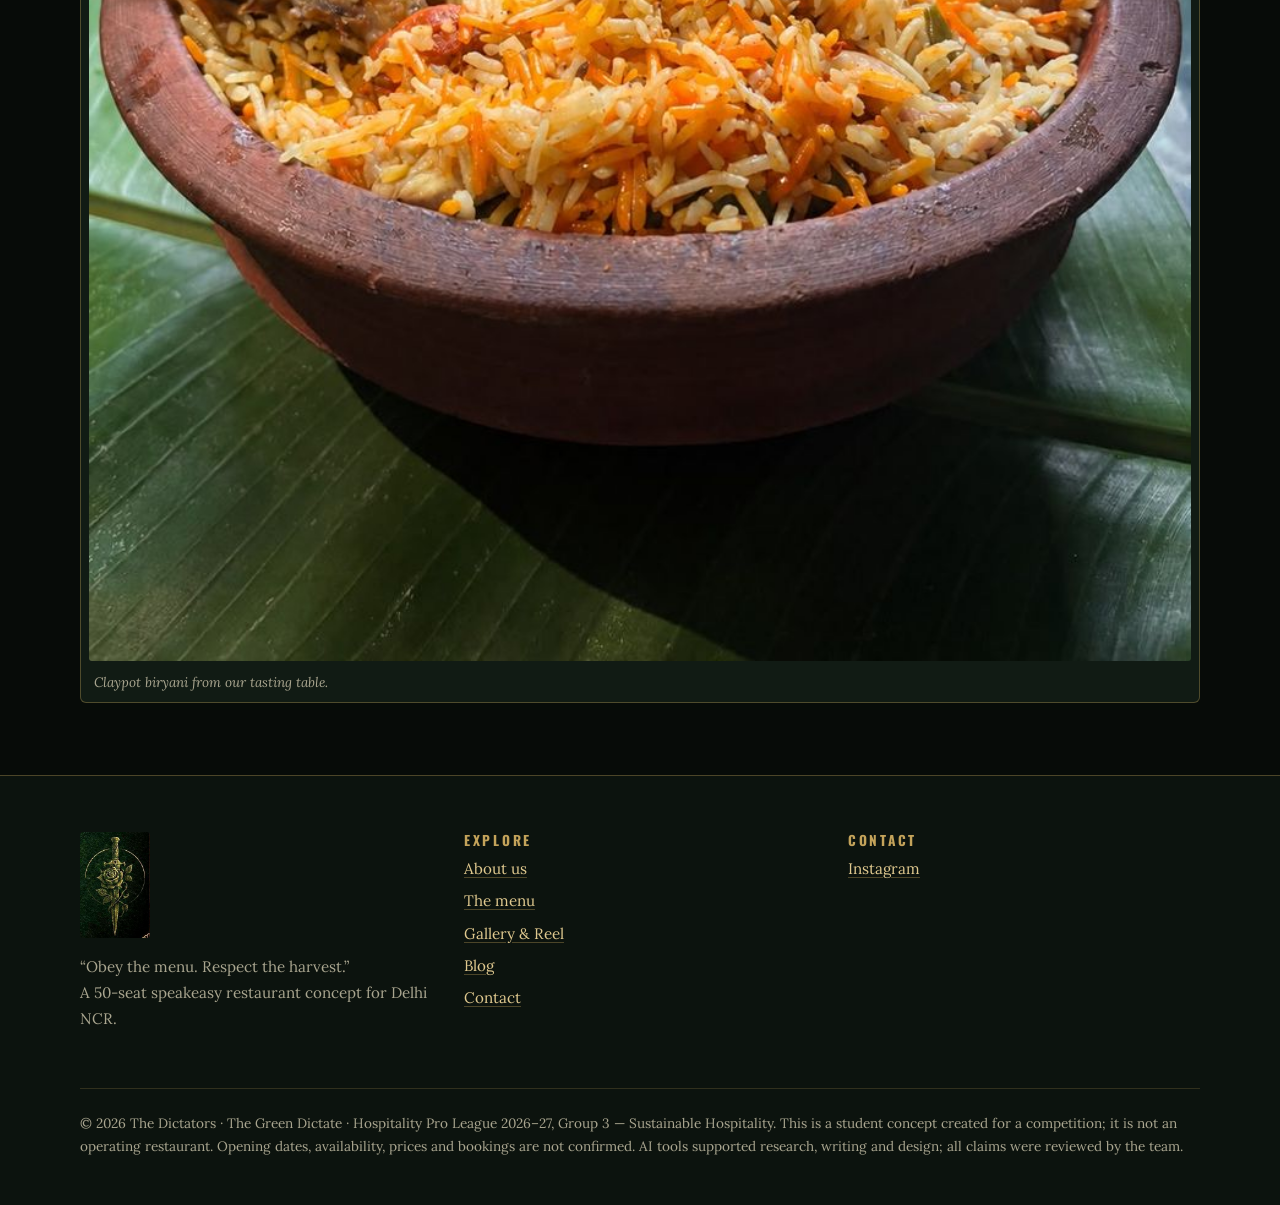
<file: gallery.html>
<!DOCTYPE html>
<html lang="en">
<head>
<meta charset="utf-8">
<meta name="viewport" content="width=device-width, initial-scale=1">
<title>Gallery & Reel | The Green Dictate</title>
<meta name="description" content="Concept visuals, Tasting photographs and the Reel for The Green Dictate, a speakeasy sustainable restaurant in Delhi NCR.">
<meta name="theme-color" content="#070b08">
<meta property="og:title" content="Gallery & Reel | The Green Dictate">
<meta property="og:description" content="Concept visuals, Tasting photographs and the Reel for The Green Dictate, a speakeasy sustainable restaurant in Delhi NCR.">
<meta property="og:type" content="website">
<link rel="icon" href="crest.jpg" type="image/jpeg">
<link rel="preconnect" href="https://fonts.googleapis.com">
<link rel="preconnect" href="https://fonts.gstatic.com" crossorigin>
<link href="https://fonts.googleapis.com/css2?family=Lora:ital,wght@0,400;0,600;1,400&family=Oswald:wght@400;500;600&family=Playfair+Display:ital,wght@0,600;0,800;1,500&display=swap" rel="stylesheet">
<link rel="stylesheet" href="style.css">
</head>
<body>
<a class="skip" href="#main">Skip to content</a>
<header class="site-header">
  <div class="wrap nav">
    <a class="brand" href="index.html" aria-label="The Green Dictate — home">
      <img src="crest.jpg" alt="" width="30" height="46" style="width:30px;height:auto;border-radius:3px"><span>The Green Dictate</span>
    </a>
    <button class="menu-toggle" aria-expanded="false" aria-controls="nav-list">Menu</button>
    <ul id="nav-list">
      <li><a href="index.html">Home</a></li><li><a href="about.html">About</a></li><li><a href="menu.html">Menu</a></li><li><a href="gallery.html" aria-current="page">Gallery</a></li><li><a href="blog.html">Blog</a></li><li><a href="contact.html">Contact</a></li>
      <li><a class="btn btn-primary" href="landing.html">Join the Guest List</a></li>
    </ul>
  </div>
</header>
<main id="main">

<div class="page-title"><div class="wrap"><span class="eyebrow">Visuals</span><h1>Gallery &amp; Reel</h1>
<p class="lead muted">Step behind the notice board.</p></div></div>

<section>
  <div class="wrap split">
    <div>
      <span class="eyebrow">Reel</span>
      <h2>The Bureau, in motion</h2>
      <p>Watch the token machine, the clerk and the hidden door open into The Chamber.</p>
      
    </div>
    <div class="reel" id="reel">
      <video controls playsinline preload="metadata" poster="reel-poster.jpg" aria-label="The Green Dictate Reel"><source src="reel.mp4" type="video/mp4"></video>
    </div>
  </div>
</section>
<hr class="rule">

<section>
  <div class="wrap">
    <div class="section-head"><span class="eyebrow">Concept visuals</span><h2>The space</h2>
    <p class="muted">These renders are AI-generated concept visuals from our Round 1 report. Photographs from our tasting follow below.</p></div>
    <div class="gallery">
      <figure class="frame"><img src="layout.jpg" alt="Isometric view of the restaurant layout, numbered by zone" loading="lazy"><figcaption>Restaurant layout and guest flow, from the Bureau entrance to the open kitchen.</figcaption></figure>
      <figure class="frame"><img src="decor.jpg" alt="The Chamber: a bar with a backlit bottle wall, green velvet booths and candlelit tables" loading="lazy"><figcaption>The Chamber and The Impound bar: velvet, brass, candlelight and amber pendants.</figcaption></figure>
      <figure class="frame"><img src="uniform.jpg" alt="Black double-breasted chef coat with brass buttons, gold piping and a leather knife roll" loading="lazy"><figcaption>Kitchen uniform concept: jet-black coat, brass buttons, gold piping.</figcaption></figure>
    </div>
  </div>
</section>
<hr class="rule">

<section>
  <div class="wrap">
    <div class="section-head"><span class="eyebrow">Tasting photographs</span><h2>From our tasting table</h2></div>
    <div class="grid g3">
      <figure class="frame"><img src="biryani.jpg" alt="Claypot biryani with rice, carrot and chicken, served in a clay bowl on a banana leaf" loading="lazy"><figcaption>Claypot biryani from our tasting table.</figcaption></figure>
    </div>
  </div>
</section>

</main>
<footer class="site-footer">
  <div class="wrap">
    <div class="footer-grid">
      <div>
        <img src="crest.jpg" alt="The Green Dictate crest" width="70" style="width:70px;border-radius:4px;margin-bottom:1rem">
        <p class="muted">“Obey the menu. Respect the harvest.”<br>A 50-seat speakeasy restaurant concept for Delhi NCR.</p>
      </div>
      <div>
        <h4>Explore</h4>
        <ul>
          <li><a href="about.html">About us</a></li>
          <li><a href="menu.html">The menu</a></li>
          <li><a href="gallery.html">Gallery &amp; Reel</a></li>
          <li><a href="blog.html">Blog</a></li>
          <li><a href="contact.html">Contact</a></li>
        </ul>
      </div>
      <div>
        <h4>Contact</h4>
        <ul>
          <li><a href="https://www.instagram.com/stateofdictators" rel="noopener" target="_blank">Instagram</a></li>
        </ul>
      </div>
    </div>
    <p class="legal">© <span id="year">2026</span> The Dictators · The Green Dictate · Hospitality Pro League 2026–27, Group 3 — Sustainable Hospitality. This is a student concept created for a competition; it is not an operating restaurant. Opening dates, availability, prices and bookings are not confirmed. AI tools supported research, writing and design; all claims were reviewed by the team.</p>
  </div>
</footer>

<script src="main.js"></script>
</body>
</html>
</file>
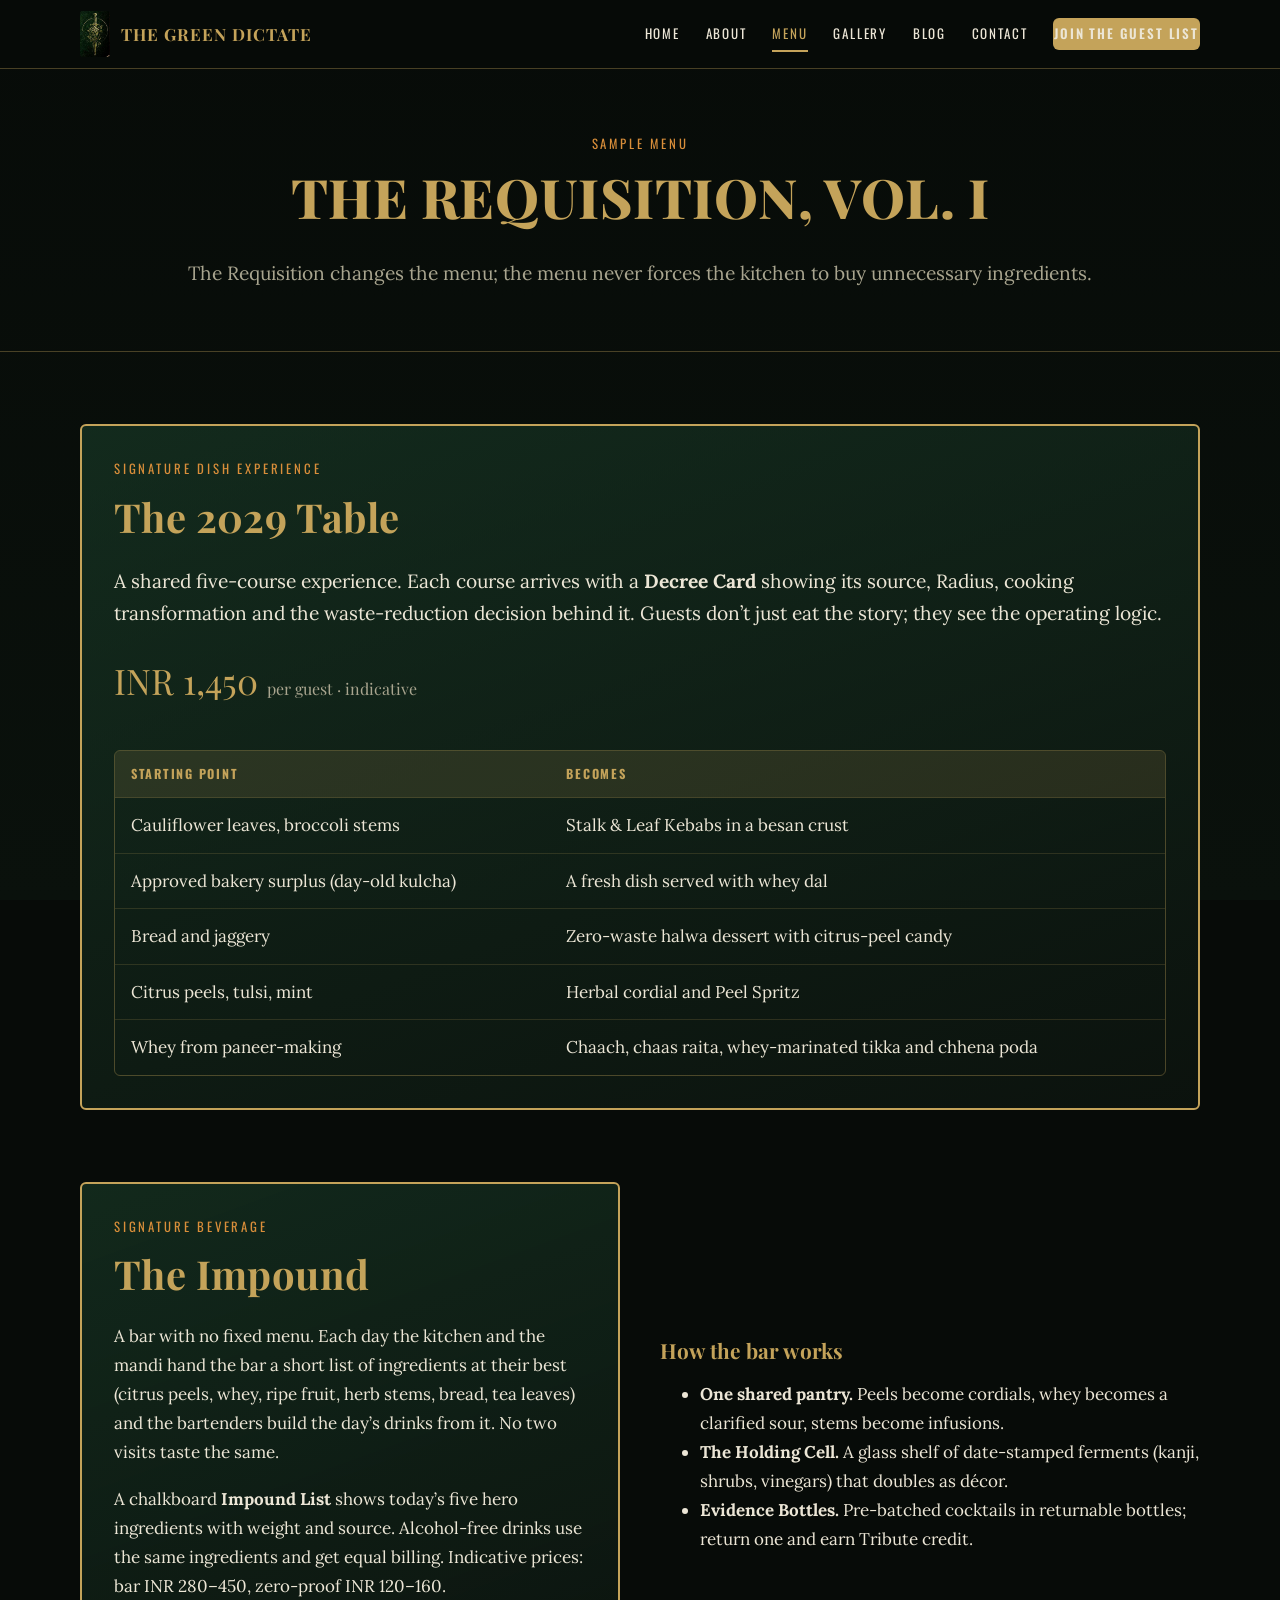
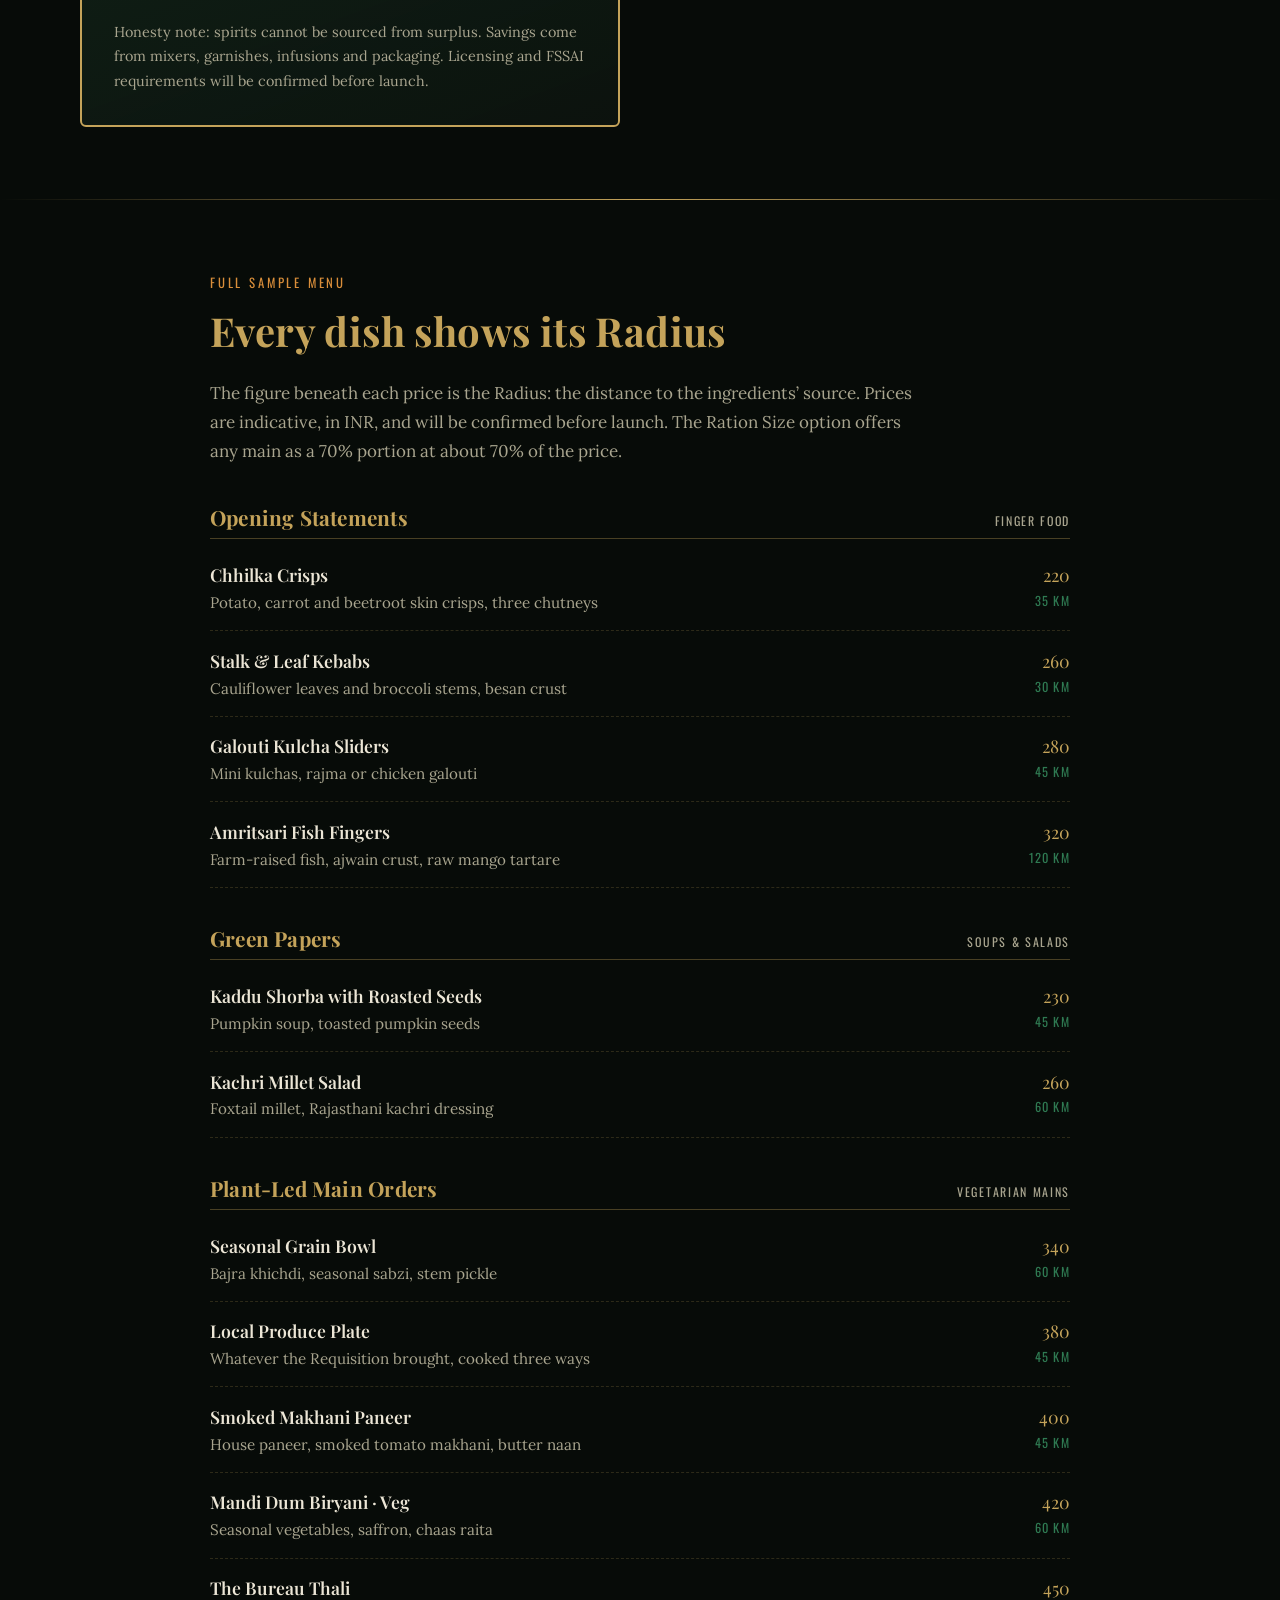
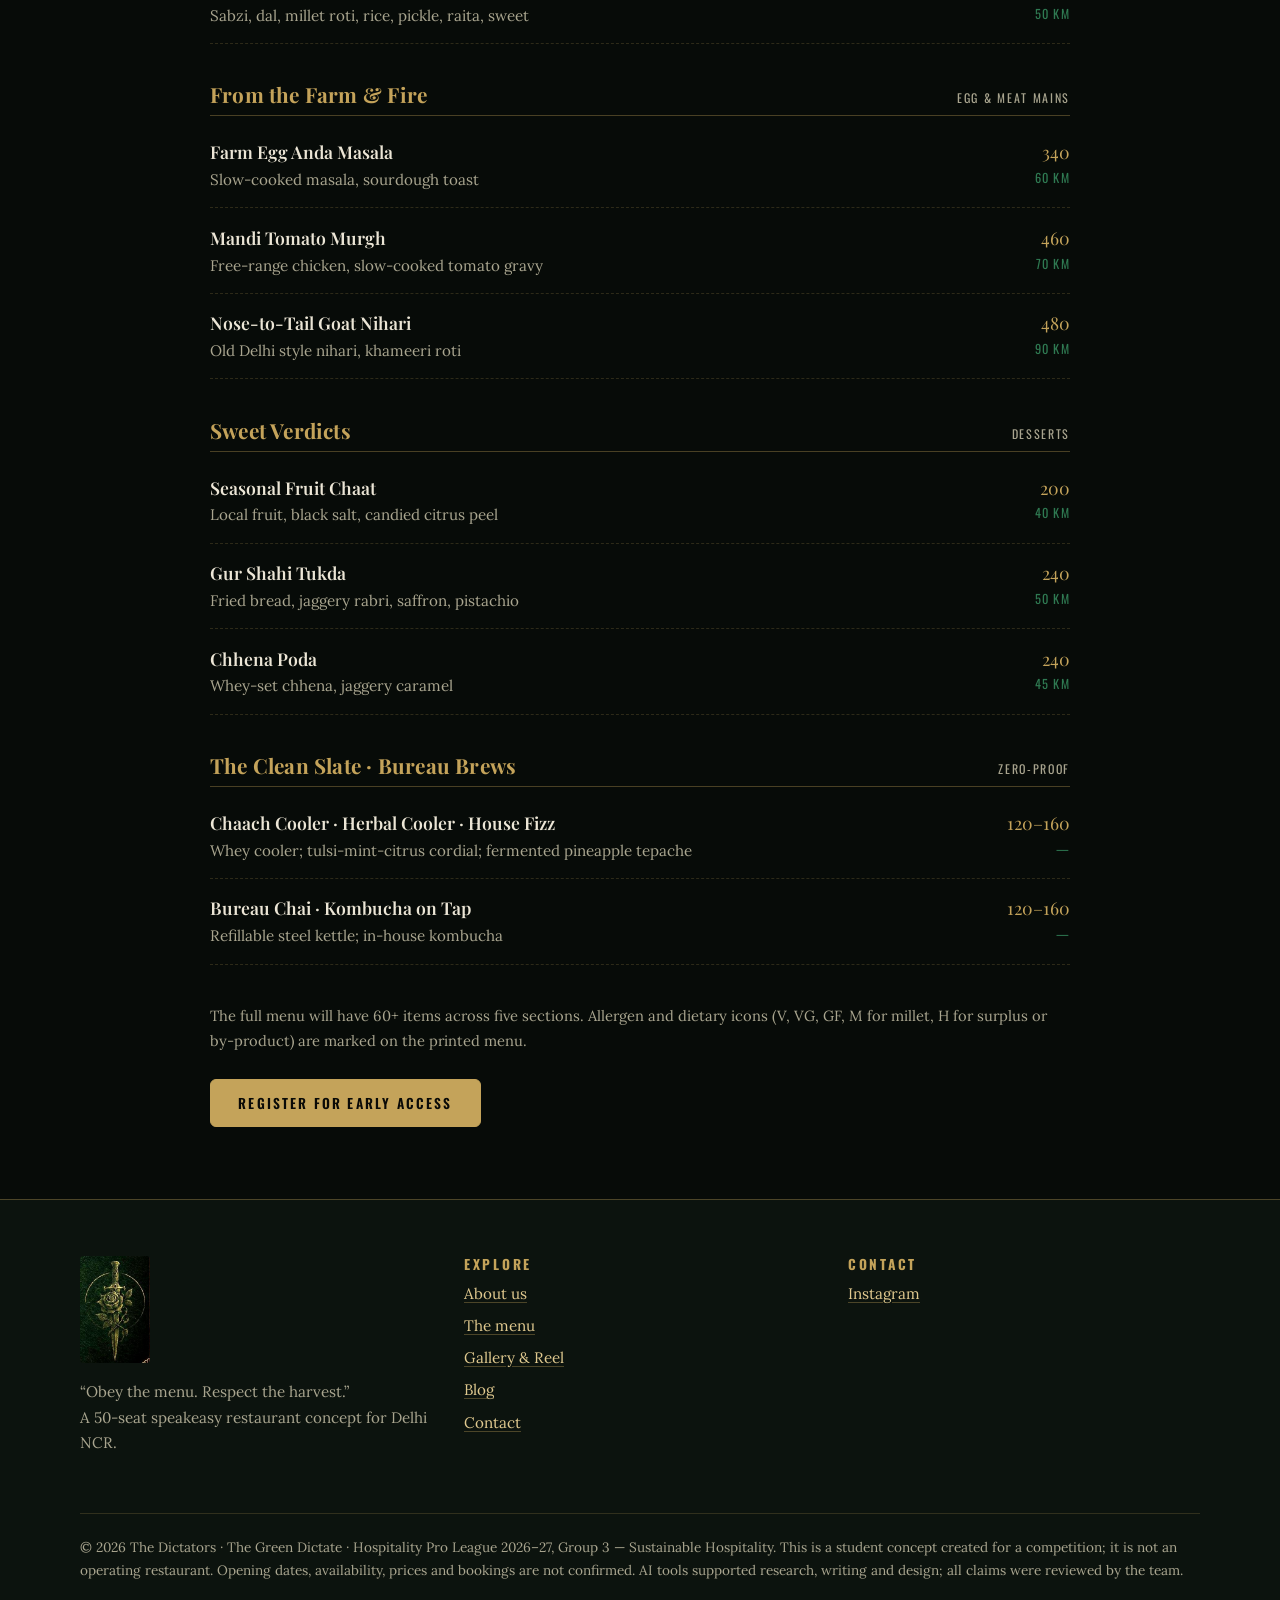
<file: menu.html>
<!DOCTYPE html>
<html lang="en">
<head>
<meta charset="utf-8">
<meta name="viewport" content="width=device-width, initial-scale=1">
<title>Menu | The Green Dictate</title>
<meta name="description" content="Sample menu, signature dish The 2029 Table and signature beverage programme The Impound, with indicative prices and a Radius for every dish.">
<meta name="theme-color" content="#070b08">
<meta property="og:title" content="Menu | The Green Dictate">
<meta property="og:description" content="Sample menu, signature dish The 2029 Table and signature beverage programme The Impound, with indicative prices and a Radius for every dish.">
<meta property="og:type" content="website">
<link rel="icon" href="crest.jpg" type="image/jpeg">
<link rel="preconnect" href="https://fonts.googleapis.com">
<link rel="preconnect" href="https://fonts.gstatic.com" crossorigin>
<link href="https://fonts.googleapis.com/css2?family=Lora:ital,wght@0,400;0,600;1,400&family=Oswald:wght@400;500;600&family=Playfair+Display:ital,wght@0,600;0,800;1,500&display=swap" rel="stylesheet">
<link rel="stylesheet" href="style.css">
</head>
<body>
<a class="skip" href="#main">Skip to content</a>
<header class="site-header">
  <div class="wrap nav">
    <a class="brand" href="index.html" aria-label="The Green Dictate — home">
      <img src="crest.jpg" alt="" width="30" height="46" style="width:30px;height:auto;border-radius:3px"><span>The Green Dictate</span>
    </a>
    <button class="menu-toggle" aria-expanded="false" aria-controls="nav-list">Menu</button>
    <ul id="nav-list">
      <li><a href="index.html">Home</a></li><li><a href="about.html">About</a></li><li><a href="menu.html" aria-current="page">Menu</a></li><li><a href="gallery.html">Gallery</a></li><li><a href="blog.html">Blog</a></li><li><a href="contact.html">Contact</a></li>
      <li><a class="btn btn-primary" href="landing.html">Join the Guest List</a></li>
    </ul>
  </div>
</header>
<main id="main">

<div class="page-title"><div class="wrap"><span class="eyebrow">Sample menu</span><h1>The Requisition, Vol. I</h1>
<p class="lead muted">The Requisition changes the menu; the menu never forces the kitchen to buy unnecessary ingredients.</p></div></div>

<section>
  <div class="wrap">
    <div class="signature">
      <span class="eyebrow">Signature dish experience</span>
      <h2>The 2029 Table</h2>
      <p class="lead">A shared five-course experience. Each course arrives with a <strong>Decree Card</strong> showing its source, Radius, cooking transformation and the waste-reduction decision behind it. Guests don’t just eat the story; they see the operating logic.</p>
      <p class="price-big">INR 1,450 <span class="muted" style="font-size:1rem">per guest · indicative</span></p>
      <div class="table-wrap" style="margin-top:1.2rem"><table>
        <thead><tr><th>Starting point</th><th>Becomes</th></tr></thead>
        <tbody>
          <tr><td>Cauliflower leaves, broccoli stems</td><td>Stalk &amp; Leaf Kebabs in a besan crust</td></tr>
          <tr><td>Approved bakery surplus (day-old kulcha)</td><td>A fresh dish served with whey dal</td></tr>
          <tr><td>Bread and jaggery</td><td>Zero-waste halwa dessert with citrus-peel candy</td></tr>
          <tr><td>Citrus peels, tulsi, mint</td><td>Herbal cordial and Peel Spritz</td></tr>
          <tr><td>Whey from paneer-making</td><td>Chaach, chaas raita, whey-marinated tikka and chhena poda</td></tr>
        </tbody></table></div>
    </div>
  </div>
</section>

<section style="padding-top:0">
  <div class="wrap split">
    <div class="signature">
      <span class="eyebrow">Signature beverage</span>
      <h2>The Impound</h2>
      <p>A bar with no fixed menu. Each day the kitchen and the mandi hand the bar a short list of ingredients at their best (citrus peels, whey, ripe fruit, herb stems, bread, tea leaves) and the bartenders build the day’s drinks from it. No two visits taste the same.</p>
      <p>A chalkboard <strong>Impound List</strong> shows today’s five hero ingredients with weight and source. Alcohol-free drinks use the same ingredients and get equal billing. Indicative prices: bar INR 280–450, zero-proof INR 120–160.</p>
      <p class="muted" style="font-size:.9rem;margin:0">Honesty note: spirits cannot be sourced from surplus. Savings come from mixers, garnishes, infusions and packaging. Licensing and FSSAI requirements will be confirmed before launch.</p>
    </div>
    <div>
      <h3>How the bar works</h3>
      <ul>
        <li><strong>One shared pantry.</strong> Peels become cordials, whey becomes a clarified sour, stems become infusions.</li>
        <li><strong>The Holding Cell.</strong> A glass shelf of date-stamped ferments (kanji, shrubs, vinegars) that doubles as décor.</li>
        <li><strong>Evidence Bottles.</strong> Pre-batched cocktails in returnable bottles; return one and earn Tribute credit.</li>
      </ul>
    </div>
  </div>
</section>
<hr class="rule">

<section>
  <div class="wrap" style="max-width:860px">
    <div class="section-head">
      <span class="eyebrow">Full sample menu</span>
      <h2>Every dish shows its Radius</h2>
      <p class="muted">The figure beneath each price is the Radius: the distance to the ingredients’ source. Prices are indicative, in INR, and will be confirmed before launch. The Ration Size option offers any main as a 70% portion at about 70% of the price.</p>
    </div>
    <div class="menu-section"><h3>Opening Statements <small>finger food</small></h3><div class="dish"><div><div class="name">Chhilka Crisps</div><div class="desc">Potato, carrot and beetroot skin crisps, three chutneys</div></div><div><div class="price">220</div><div class="radius">35 km</div></div></div><div class="dish"><div><div class="name">Stalk &amp; Leaf Kebabs</div><div class="desc">Cauliflower leaves and broccoli stems, besan crust</div></div><div><div class="price">260</div><div class="radius">30 km</div></div></div><div class="dish"><div><div class="name">Galouti Kulcha Sliders</div><div class="desc">Mini kulchas, rajma or chicken galouti</div></div><div><div class="price">280</div><div class="radius">45 km</div></div></div><div class="dish"><div><div class="name">Amritsari Fish Fingers</div><div class="desc">Farm-raised fish, ajwain crust, raw mango tartare</div></div><div><div class="price">320</div><div class="radius">120 km</div></div></div></div><div class="menu-section"><h3>Green Papers <small>soups &amp; salads</small></h3><div class="dish"><div><div class="name">Kaddu Shorba with Roasted Seeds</div><div class="desc">Pumpkin soup, toasted pumpkin seeds</div></div><div><div class="price">230</div><div class="radius">45 km</div></div></div><div class="dish"><div><div class="name">Kachri Millet Salad</div><div class="desc">Foxtail millet, Rajasthani kachri dressing</div></div><div><div class="price">260</div><div class="radius">60 km</div></div></div></div><div class="menu-section"><h3>Plant-Led Main Orders <small>vegetarian mains</small></h3><div class="dish"><div><div class="name">Seasonal Grain Bowl</div><div class="desc">Bajra khichdi, seasonal sabzi, stem pickle</div></div><div><div class="price">340</div><div class="radius">60 km</div></div></div><div class="dish"><div><div class="name">Local Produce Plate</div><div class="desc">Whatever the Requisition brought, cooked three ways</div></div><div><div class="price">380</div><div class="radius">45 km</div></div></div><div class="dish"><div><div class="name">Smoked Makhani Paneer</div><div class="desc">House paneer, smoked tomato makhani, butter naan</div></div><div><div class="price">400</div><div class="radius">45 km</div></div></div><div class="dish"><div><div class="name">Mandi Dum Biryani · Veg</div><div class="desc">Seasonal vegetables, saffron, chaas raita</div></div><div><div class="price">420</div><div class="radius">60 km</div></div></div><div class="dish"><div><div class="name">The Bureau Thali</div><div class="desc">Sabzi, dal, millet roti, rice, pickle, raita, sweet</div></div><div><div class="price">450</div><div class="radius">50 km</div></div></div></div><div class="menu-section"><h3>From the Farm &amp; Fire <small>egg &amp; meat mains</small></h3><div class="dish"><div><div class="name">Farm Egg Anda Masala</div><div class="desc">Slow-cooked masala, sourdough toast</div></div><div><div class="price">340</div><div class="radius">60 km</div></div></div><div class="dish"><div><div class="name">Mandi Tomato Murgh</div><div class="desc">Free-range chicken, slow-cooked tomato gravy</div></div><div><div class="price">460</div><div class="radius">70 km</div></div></div><div class="dish"><div><div class="name">Nose-to-Tail Goat Nihari</div><div class="desc">Old Delhi style nihari, khameeri roti</div></div><div><div class="price">480</div><div class="radius">90 km</div></div></div></div><div class="menu-section"><h3>Sweet Verdicts <small>desserts</small></h3><div class="dish"><div><div class="name">Seasonal Fruit Chaat</div><div class="desc">Local fruit, black salt, candied citrus peel</div></div><div><div class="price">200</div><div class="radius">40 km</div></div></div><div class="dish"><div><div class="name">Gur Shahi Tukda</div><div class="desc">Fried bread, jaggery rabri, saffron, pistachio</div></div><div><div class="price">240</div><div class="radius">50 km</div></div></div><div class="dish"><div><div class="name">Chhena Poda</div><div class="desc">Whey-set chhena, jaggery caramel</div></div><div><div class="price">240</div><div class="radius">45 km</div></div></div></div><div class="menu-section"><h3>The Clean Slate · Bureau Brews <small>zero-proof</small></h3><div class="dish"><div><div class="name">Chaach Cooler · Herbal Cooler · House Fizz</div><div class="desc">Whey cooler; tulsi-mint-citrus cordial; fermented pineapple tepache</div></div><div><div class="price">120–160</div><div class="radius">—</div></div></div><div class="dish"><div><div class="name">Bureau Chai · Kombucha on Tap</div><div class="desc">Refillable steel kettle; in-house kombucha</div></div><div><div class="price">120–160</div><div class="radius">—</div></div></div></div>
    <p class="muted" style="font-size:.92rem">The full menu will have 60+ items across five sections. Allergen and dietary icons (V, VG, GF, M for millet, H for surplus or by-product) are marked on the printed menu.</p>
    <div class="btn-row"><a class="btn btn-primary" href="landing.html">Register for Early Access</a></div>
  </div>
</section>

</main>
<footer class="site-footer">
  <div class="wrap">
    <div class="footer-grid">
      <div>
        <img src="crest.jpg" alt="The Green Dictate crest" width="70" style="width:70px;border-radius:4px;margin-bottom:1rem">
        <p class="muted">“Obey the menu. Respect the harvest.”<br>A 50-seat speakeasy restaurant concept for Delhi NCR.</p>
      </div>
      <div>
        <h4>Explore</h4>
        <ul>
          <li><a href="about.html">About us</a></li>
          <li><a href="menu.html">The menu</a></li>
          <li><a href="gallery.html">Gallery &amp; Reel</a></li>
          <li><a href="blog.html">Blog</a></li>
          <li><a href="contact.html">Contact</a></li>
        </ul>
      </div>
      <div>
        <h4>Contact</h4>
        <ul>
          <li><a href="https://www.instagram.com/stateofdictators" rel="noopener" target="_blank">Instagram</a></li>
        </ul>
      </div>
    </div>
    <p class="legal">© <span id="year">2026</span> The Dictators · The Green Dictate · Hospitality Pro League 2026–27, Group 3 — Sustainable Hospitality. This is a student concept created for a competition; it is not an operating restaurant. Opening dates, availability, prices and bookings are not confirmed. AI tools supported research, writing and design; all claims were reviewed by the team.</p>
  </div>
</footer>

<script src="main.js"></script>
</body>
</html>
</file>
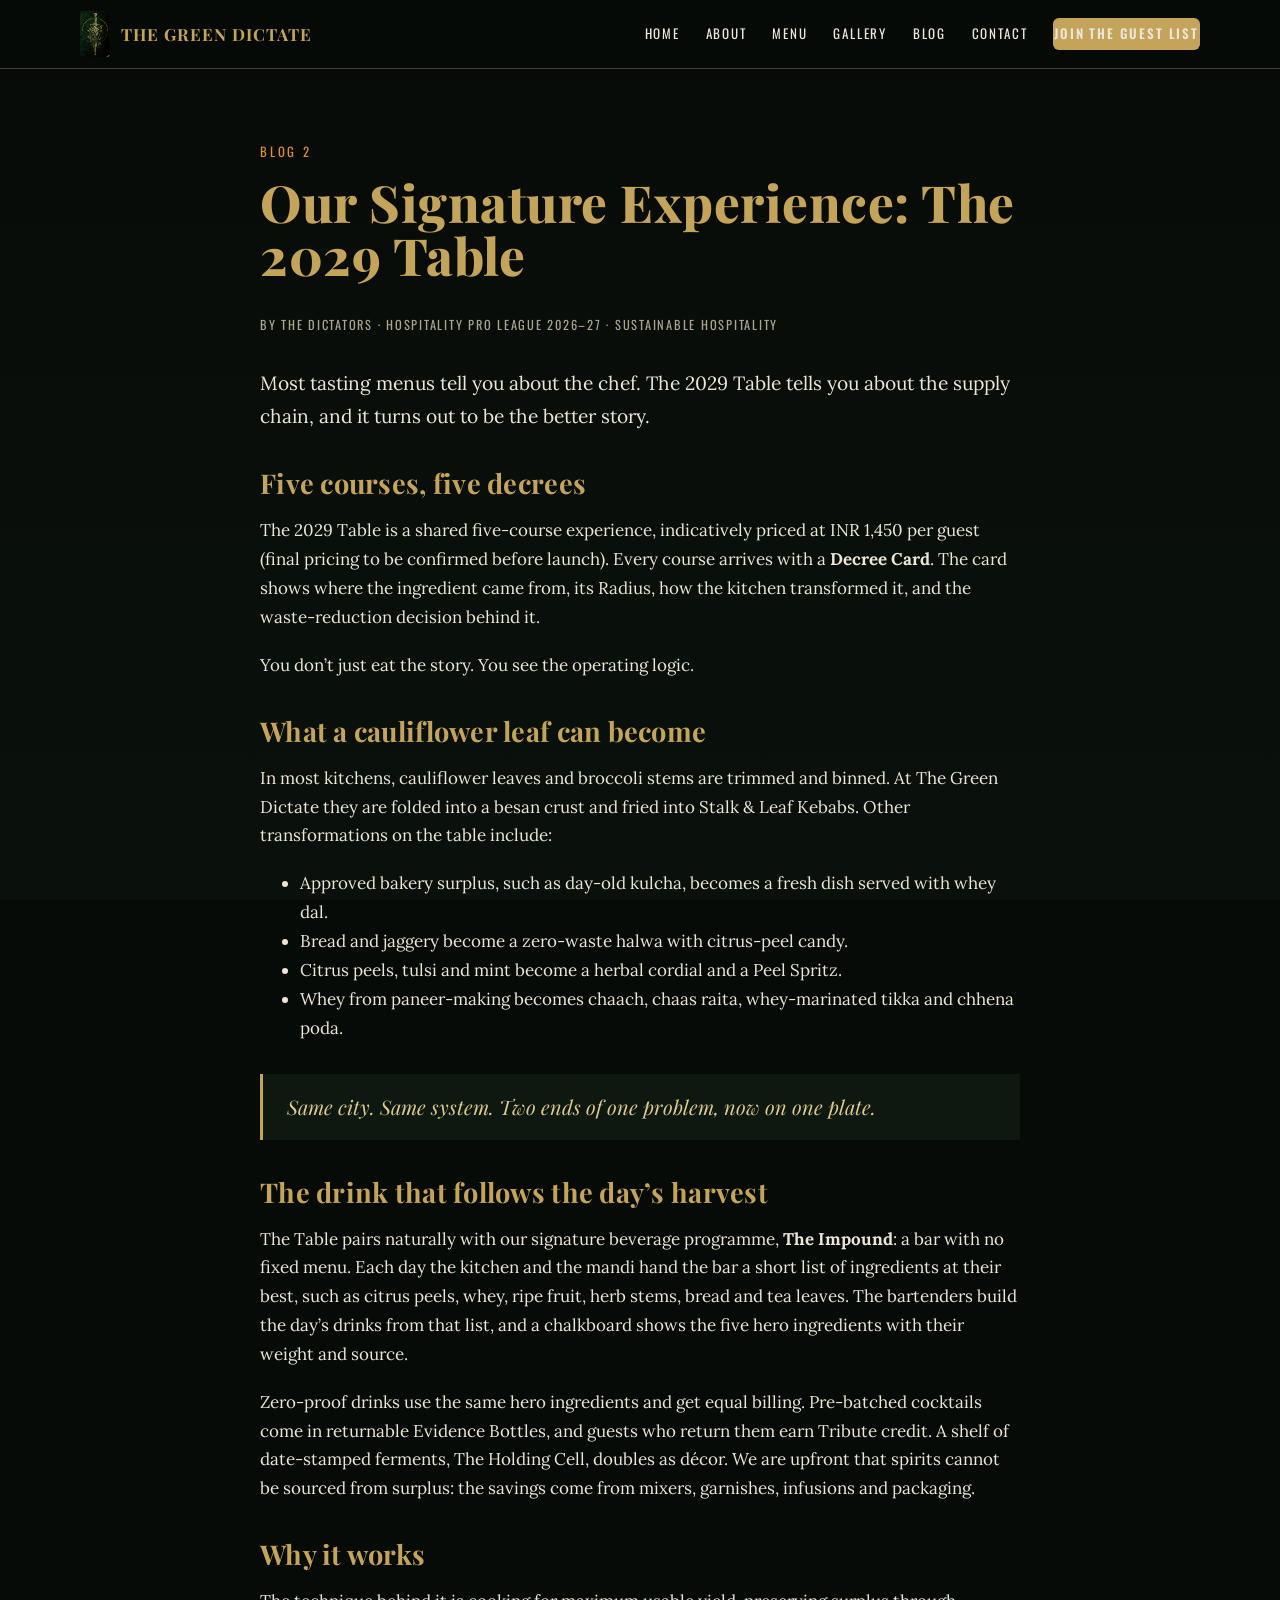
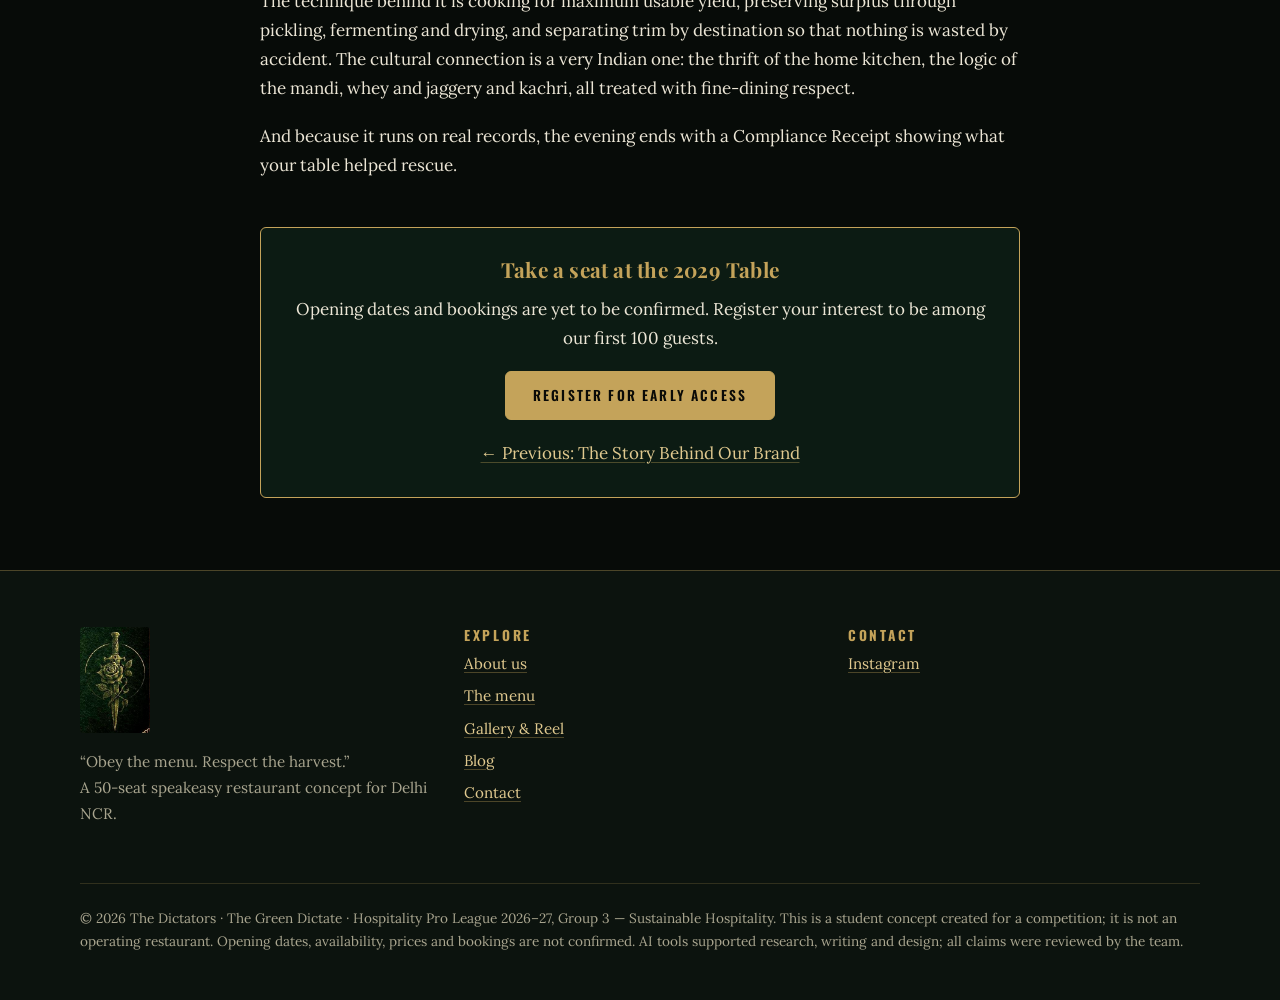
<file: our-signature-experience.html>
<!DOCTYPE html>
<html lang="en">
<head>
<meta charset="utf-8">
<meta name="viewport" content="width=device-width, initial-scale=1">
<title>Our Signature Experience: The 2029 Table | The Green Dictate</title>
<meta name="description" content="How The Green Dictate turns cauliflower stalks, day-old kulcha and whey into a five-course tasting experience with a Decree Card for every course.">
<meta name="theme-color" content="#070b08">
<meta property="og:title" content="Our Signature Experience: The 2029 Table | The Green Dictate">
<meta property="og:description" content="How The Green Dictate turns cauliflower stalks, day-old kulcha and whey into a five-course tasting experience with a Decree Card for every course.">
<meta property="og:type" content="website">
<link rel="icon" href="crest.jpg" type="image/jpeg">
<link rel="preconnect" href="https://fonts.googleapis.com">
<link rel="preconnect" href="https://fonts.gstatic.com" crossorigin>
<link href="https://fonts.googleapis.com/css2?family=Lora:ital,wght@0,400;0,600;1,400&family=Oswald:wght@400;500;600&family=Playfair+Display:ital,wght@0,600;0,800;1,500&display=swap" rel="stylesheet">
<link rel="stylesheet" href="style.css">
</head>
<body>
<a class="skip" href="#main">Skip to content</a>
<header class="site-header">
  <div class="wrap nav">
    <a class="brand" href="index.html" aria-label="The Green Dictate — home">
      <img src="crest.jpg" alt="" width="30" height="46" style="width:30px;height:auto;border-radius:3px"><span>The Green Dictate</span>
    </a>
    <button class="menu-toggle" aria-expanded="false" aria-controls="nav-list">Menu</button>
    <ul id="nav-list">
      <li><a href="index.html">Home</a></li><li><a href="about.html">About</a></li><li><a href="menu.html">Menu</a></li><li><a href="gallery.html">Gallery</a></li><li><a href="blog.html">Blog</a></li><li><a href="contact.html">Contact</a></li>
      <li><a class="btn btn-primary" href="landing.html">Join the Guest List</a></li>
    </ul>
  </div>
</header>
<main id="main">

<section>
  <article class="wrap article">
    <span class="eyebrow">Blog 2</span>
    <h1>Our Signature Experience: The 2029 Table</h1>
    <p class="meta">By The Dictators · Hospitality Pro League 2026–27 · Sustainable Hospitality</p>

    <p class="lead">Most tasting menus tell you about the chef. The 2029 Table tells you about the supply chain, and it turns out to be the better story.</p>

    <h2>Five courses, five decrees</h2>
    <p>The 2029 Table is a shared five-course experience, indicatively priced at INR 1,450 per guest (final pricing to be confirmed before launch). Every course arrives with a <strong>Decree Card</strong>. The card shows where the ingredient came from, its Radius, how the kitchen transformed it, and the waste-reduction decision behind it.</p>
    <p>You don’t just eat the story. You see the operating logic.</p>

    <h2>What a cauliflower leaf can become</h2>
    <p>In most kitchens, cauliflower leaves and broccoli stems are trimmed and binned. At The Green Dictate they are folded into a besan crust and fried into Stalk &amp; Leaf Kebabs. Other transformations on the table include:</p>
    <ul>
      <li>Approved bakery surplus, such as day-old kulcha, becomes a fresh dish served with whey dal.</li>
      <li>Bread and jaggery become a zero-waste halwa with citrus-peel candy.</li>
      <li>Citrus peels, tulsi and mint become a herbal cordial and a Peel Spritz.</li>
      <li>Whey from paneer-making becomes chaach, chaas raita, whey-marinated tikka and chhena poda.</li>
    </ul>
    <blockquote>Same city. Same system. Two ends of one problem, now on one plate.</blockquote>

    <h2>The drink that follows the day’s harvest</h2>
    <p>The Table pairs naturally with our signature beverage programme, <strong>The Impound</strong>: a bar with no fixed menu. Each day the kitchen and the mandi hand the bar a short list of ingredients at their best, such as citrus peels, whey, ripe fruit, herb stems, bread and tea leaves. The bartenders build the day’s drinks from that list, and a chalkboard shows the five hero ingredients with their weight and source.</p>
    <p>Zero-proof drinks use the same hero ingredients and get equal billing. Pre-batched cocktails come in returnable Evidence Bottles, and guests who return them earn Tribute credit. A shelf of date-stamped ferments, The Holding Cell, doubles as décor. We are upfront that spirits cannot be sourced from surplus: the savings come from mixers, garnishes, infusions and packaging.</p>

    <h2>Why it works</h2>
    <p>The technique behind it is cooking for maximum usable yield, preserving surplus through pickling, fermenting and drying, and separating trim by destination so that nothing is wasted by accident. The cultural connection is a very Indian one: the thrift of the home kitchen, the logic of the mandi, whey and jaggery and kachri, all treated with fine-dining respect.</p>
    <p>And because it runs on real records, the evening ends with a Compliance Receipt showing what your table helped rescue.</p>

    <div class="cta-box">
      <h3>Take a seat at the 2029 Table</h3>
      <p>Opening dates and bookings are yet to be confirmed. Register your interest to be among our first 100 guests.</p>
      <a class="btn btn-primary" href="landing.html">Register for Early Access</a>
      <p style="margin:1.2rem 0 0"><a href="story-behind-our-brand.html">← Previous: The Story Behind Our Brand</a></p>
    </div>
  </article>
</section>

</main>
<footer class="site-footer">
  <div class="wrap">
    <div class="footer-grid">
      <div>
        <img src="crest.jpg" alt="The Green Dictate crest" width="70" style="width:70px;border-radius:4px;margin-bottom:1rem">
        <p class="muted">“Obey the menu. Respect the harvest.”<br>A 50-seat speakeasy restaurant concept for Delhi NCR.</p>
      </div>
      <div>
        <h4>Explore</h4>
        <ul>
          <li><a href="about.html">About us</a></li>
          <li><a href="menu.html">The menu</a></li>
          <li><a href="gallery.html">Gallery &amp; Reel</a></li>
          <li><a href="blog.html">Blog</a></li>
          <li><a href="contact.html">Contact</a></li>
        </ul>
      </div>
      <div>
        <h4>Contact</h4>
        <ul>
          <li><a href="https://www.instagram.com/stateofdictators" rel="noopener" target="_blank">Instagram</a></li>
        </ul>
      </div>
    </div>
    <p class="legal">© <span id="year">2026</span> The Dictators · The Green Dictate · Hospitality Pro League 2026–27, Group 3 — Sustainable Hospitality. This is a student concept created for a competition; it is not an operating restaurant. Opening dates, availability, prices and bookings are not confirmed. AI tools supported research, writing and design; all claims were reviewed by the team.</p>
  </div>
</footer>

<script src="main.js"></script>
</body>
</html>
</file>
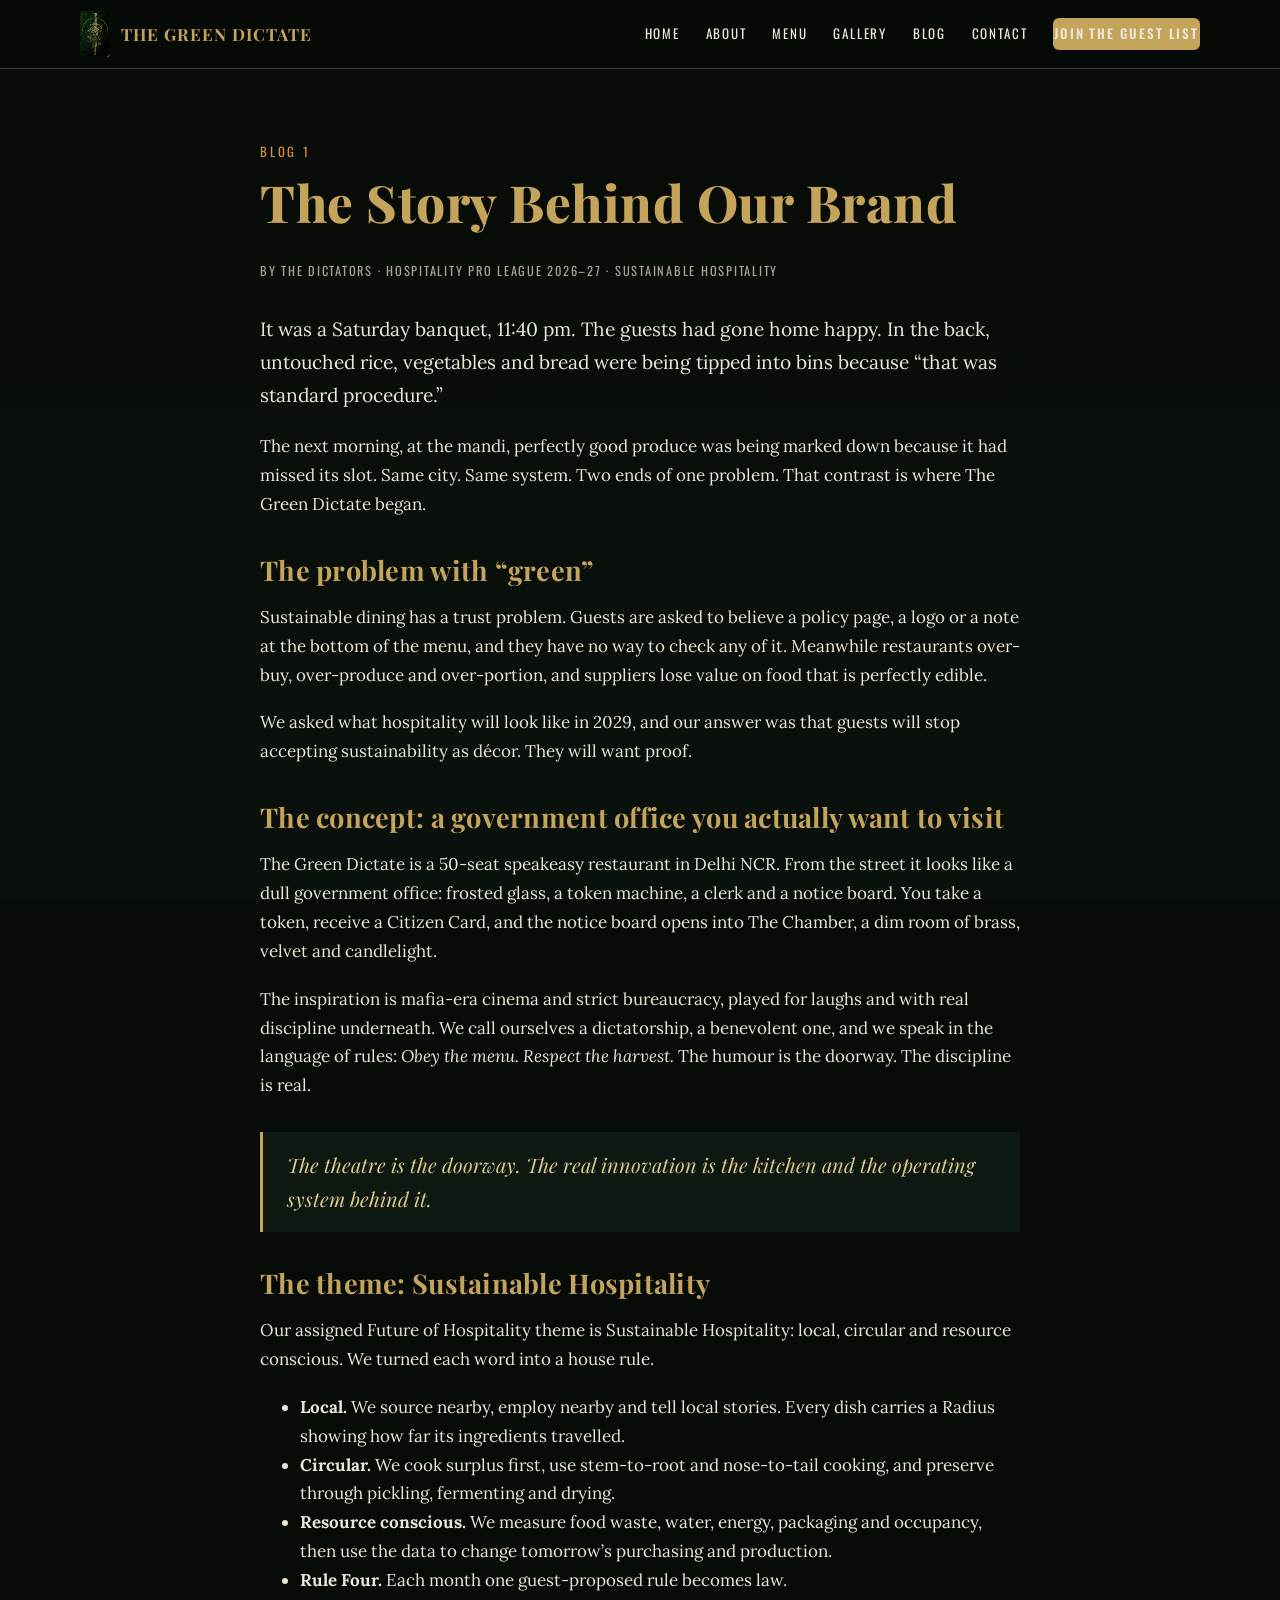
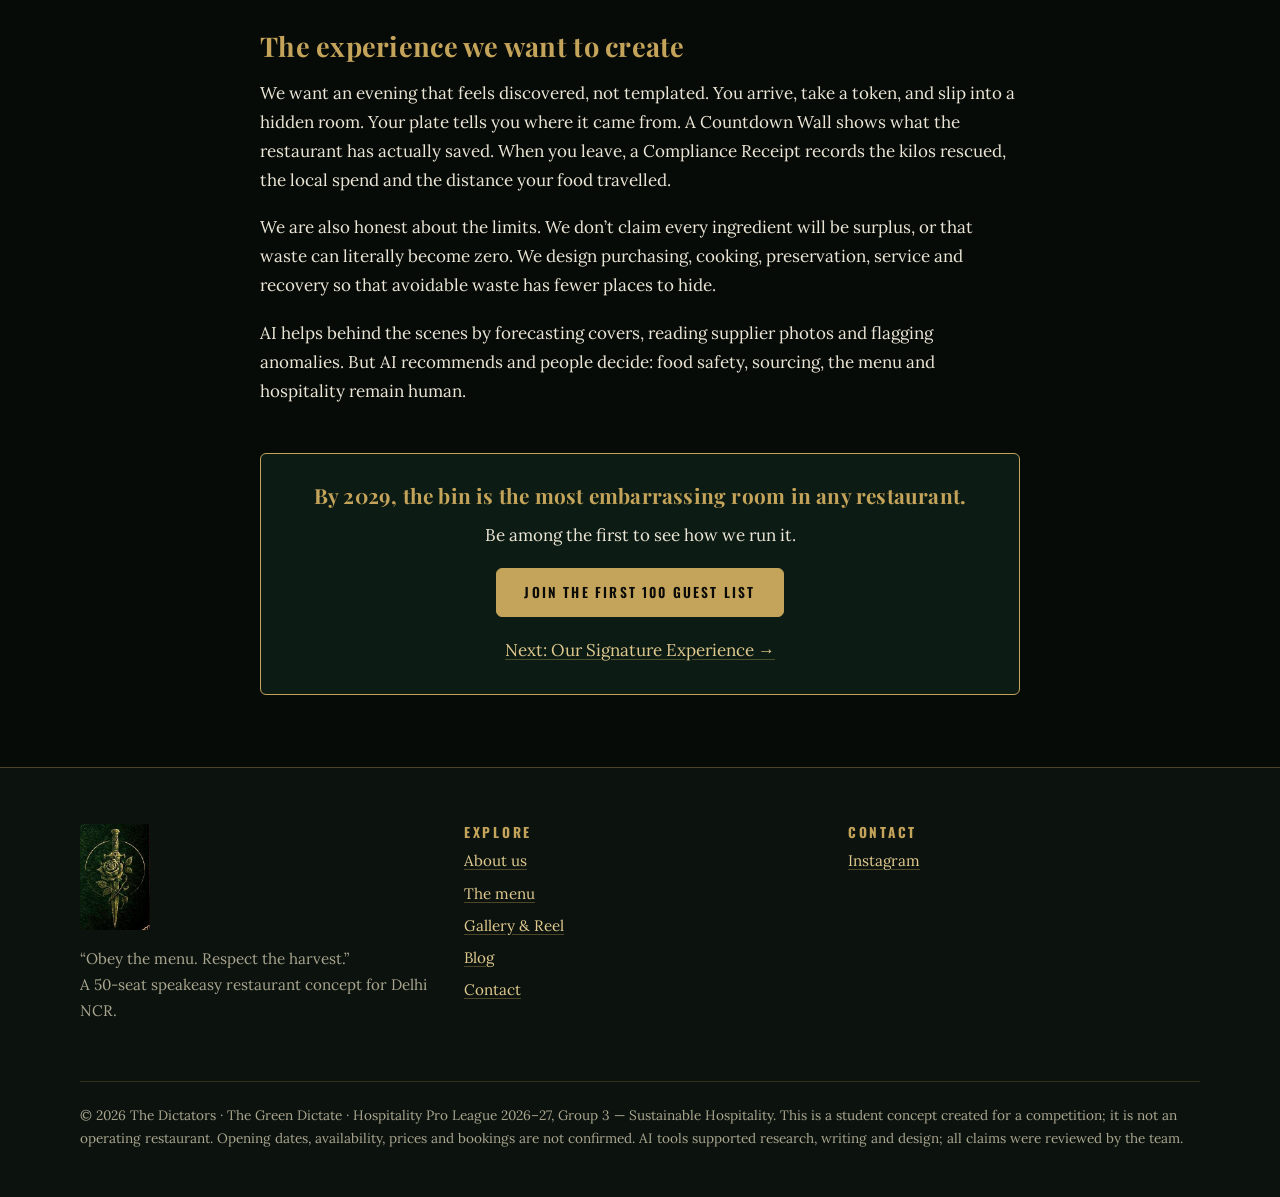
<file: story-behind-our-brand.html>
<!DOCTYPE html>
<html lang="en">
<head>
<meta charset="utf-8">
<meta name="viewport" content="width=device-width, initial-scale=1">
<title>The Story Behind Our Brand | The Green Dictate</title>
<meta name="description" content="How a Saturday banquet and a morning mandi inspired The Green Dictate, a sustainable speakeasy restaurant concept for Delhi NCR.">
<meta name="theme-color" content="#070b08">
<meta property="og:title" content="The Story Behind Our Brand | The Green Dictate">
<meta property="og:description" content="How a Saturday banquet and a morning mandi inspired The Green Dictate, a sustainable speakeasy restaurant concept for Delhi NCR.">
<meta property="og:type" content="website">
<link rel="icon" href="crest.jpg" type="image/jpeg">
<link rel="preconnect" href="https://fonts.googleapis.com">
<link rel="preconnect" href="https://fonts.gstatic.com" crossorigin>
<link href="https://fonts.googleapis.com/css2?family=Lora:ital,wght@0,400;0,600;1,400&family=Oswald:wght@400;500;600&family=Playfair+Display:ital,wght@0,600;0,800;1,500&display=swap" rel="stylesheet">
<link rel="stylesheet" href="style.css">
</head>
<body>
<a class="skip" href="#main">Skip to content</a>
<header class="site-header">
  <div class="wrap nav">
    <a class="brand" href="index.html" aria-label="The Green Dictate — home">
      <img src="crest.jpg" alt="" width="30" height="46" style="width:30px;height:auto;border-radius:3px"><span>The Green Dictate</span>
    </a>
    <button class="menu-toggle" aria-expanded="false" aria-controls="nav-list">Menu</button>
    <ul id="nav-list">
      <li><a href="index.html">Home</a></li><li><a href="about.html">About</a></li><li><a href="menu.html">Menu</a></li><li><a href="gallery.html">Gallery</a></li><li><a href="blog.html">Blog</a></li><li><a href="contact.html">Contact</a></li>
      <li><a class="btn btn-primary" href="landing.html">Join the Guest List</a></li>
    </ul>
  </div>
</header>
<main id="main">

<section>
  <article class="wrap article">
    <span class="eyebrow">Blog 1</span>
    <h1>The Story Behind Our Brand</h1>
    <p class="meta">By The Dictators · Hospitality Pro League 2026–27 · Sustainable Hospitality</p>

    <p class="lead">It was a Saturday banquet, 11:40 pm. The guests had gone home happy. In the back, untouched rice, vegetables and bread were being tipped into bins because “that was standard procedure.”</p>
    <p>The next morning, at the mandi, perfectly good produce was being marked down because it had missed its slot. Same city. Same system. Two ends of one problem. That contrast is where The Green Dictate began.</p>

    <h2>The problem with “green”</h2>
    <p>Sustainable dining has a trust problem. Guests are asked to believe a policy page, a logo or a note at the bottom of the menu, and they have no way to check any of it. Meanwhile restaurants over-buy, over-produce and over-portion, and suppliers lose value on food that is perfectly edible.</p>
    <p>We asked what hospitality will look like in 2029, and our answer was that guests will stop accepting sustainability as décor. They will want proof.</p>

    <h2>The concept: a government office you actually want to visit</h2>
    <p>The Green Dictate is a 50-seat speakeasy restaurant in Delhi NCR. From the street it looks like a dull government office: frosted glass, a token machine, a clerk and a notice board. You take a token, receive a Citizen Card, and the notice board opens into The Chamber, a dim room of brass, velvet and candlelight.</p>
    <p>The inspiration is mafia-era cinema and strict bureaucracy, played for laughs and with real discipline underneath. We call ourselves a dictatorship, a benevolent one, and we speak in the language of rules: <em>Obey the menu. Respect the harvest.</em> The humour is the doorway. The discipline is real.</p>
    <blockquote>The theatre is the doorway. The real innovation is the kitchen and the operating system behind it.</blockquote>

    <h2>The theme: Sustainable Hospitality</h2>
    <p>Our assigned Future of Hospitality theme is Sustainable Hospitality: local, circular and resource conscious. We turned each word into a house rule.</p>
    <ul>
      <li><strong>Local.</strong> We source nearby, employ nearby and tell local stories. Every dish carries a Radius showing how far its ingredients travelled.</li>
      <li><strong>Circular.</strong> We cook surplus first, use stem-to-root and nose-to-tail cooking, and preserve through pickling, fermenting and drying.</li>
      <li><strong>Resource conscious.</strong> We measure food waste, water, energy, packaging and occupancy, then use the data to change tomorrow’s purchasing and production.</li>
      <li><strong>Rule Four.</strong> Each month one guest-proposed rule becomes law.</li>
    </ul>

    <h2>The experience we want to create</h2>
    <p>We want an evening that feels discovered, not templated. You arrive, take a token, and slip into a hidden room. Your plate tells you where it came from. A Countdown Wall shows what the restaurant has actually saved. When you leave, a Compliance Receipt records the kilos rescued, the local spend and the distance your food travelled.</p>
    <p>We are also honest about the limits. We don’t claim every ingredient will be surplus, or that waste can literally become zero. We design purchasing, cooking, preservation, service and recovery so that avoidable waste has fewer places to hide.</p>
    <p>AI helps behind the scenes by forecasting covers, reading supplier photos and flagging anomalies. But AI recommends and people decide: food safety, sourcing, the menu and hospitality remain human.</p>

    <div class="cta-box">
      <h3>By 2029, the bin is the most embarrassing room in any restaurant.</h3>
      <p>Be among the first to see how we run it.</p>
      <a class="btn btn-primary" href="landing.html">Join the First 100 Guest List</a>
      <p style="margin:1.2rem 0 0"><a href="our-signature-experience.html">Next: Our Signature Experience →</a></p>
    </div>
  </article>
</section>

</main>
<footer class="site-footer">
  <div class="wrap">
    <div class="footer-grid">
      <div>
        <img src="crest.jpg" alt="The Green Dictate crest" width="70" style="width:70px;border-radius:4px;margin-bottom:1rem">
        <p class="muted">“Obey the menu. Respect the harvest.”<br>A 50-seat speakeasy restaurant concept for Delhi NCR.</p>
      </div>
      <div>
        <h4>Explore</h4>
        <ul>
          <li><a href="about.html">About us</a></li>
          <li><a href="menu.html">The menu</a></li>
          <li><a href="gallery.html">Gallery &amp; Reel</a></li>
          <li><a href="blog.html">Blog</a></li>
          <li><a href="contact.html">Contact</a></li>
        </ul>
      </div>
      <div>
        <h4>Contact</h4>
        <ul>
          <li><a href="https://www.instagram.com/stateofdictators" rel="noopener" target="_blank">Instagram</a></li>
        </ul>
      </div>
    </div>
    <p class="legal">© <span id="year">2026</span> The Dictators · The Green Dictate · Hospitality Pro League 2026–27, Group 3 — Sustainable Hospitality. This is a student concept created for a competition; it is not an operating restaurant. Opening dates, availability, prices and bookings are not confirmed. AI tools supported research, writing and design; all claims were reviewed by the team.</p>
  </div>
</footer>

<script src="main.js"></script>
</body>
</html>
</file>
<file: style.css>
/* The Green Dictate — site styles. Mobile-first. */
:root{
  --black:#070b08;
  --ink:#0c130e;
  --panel:#111b14;
  --panel-2:#16231a;
  --emerald:#1f4d34;
  --emerald-bright:#2f7a52;
  --gold:#c4a35a;
  --gold-soft:#e0c98f;
  --amber:#d98e3a;
  --text:#ece6d6;
  --muted:#a9a58f;
  --line:rgba(196,163,90,.35);
  --radius:6px;
  --serif:"Playfair Display","Times New Roman",Georgia,serif;
  --body:"Lora",Georgia,"Times New Roman",serif;
  --label:"Oswald","Arial Narrow",Arial,sans-serif;
  --max:1120px;
}
*{box-sizing:border-box}
html{scroll-behavior:smooth;-webkit-text-size-adjust:100%}
body{
  margin:0;background:var(--black);color:var(--text);
  font-family:var(--body);font-size:17px;line-height:1.7;
  background-image:linear-gradient(#070b08,#0a110c);
  background-attachment:fixed;background-size:cover;
}
img{max-width:100%;height:auto;display:block}
a{color:var(--gold-soft);text-decoration-color:var(--line);text-underline-offset:3px}
a:hover{color:var(--gold)}
:focus-visible{outline:3px solid var(--amber);outline-offset:3px;border-radius:3px}
.skip{position:absolute;left:-999px;top:8px;background:var(--gold);color:#000;padding:10px 16px;z-index:200;font-family:var(--label)}
.skip:focus{left:8px}
.wrap{width:min(100% - 2.5rem,var(--max));margin-inline:auto}
h1,h2,h3,h4{font-family:var(--serif);color:var(--gold);line-height:1.2;margin:0 0 .6em;letter-spacing:.01em}
h1{font-size:clamp(2.4rem,7vw,4.6rem);font-weight:800;text-transform:uppercase;line-height:1.05}
h2{font-size:clamp(1.7rem,4.5vw,2.5rem)}
h3{font-size:1.3rem}
p{margin:0 0 1.1em}
.eyebrow{font-family:var(--label);letter-spacing:.22em;text-transform:uppercase;font-size:.8rem;color:var(--amber);margin:0 0 .8rem;display:block}
.lead{font-size:1.2rem;color:var(--text)}
.muted{color:var(--muted)}
.rule{height:1px;background:linear-gradient(90deg,transparent,var(--gold),transparent);border:0;margin:0}
section{padding:4.5rem 0}
.section-head{max-width:720px;margin-bottom:2.5rem}
.center{text-align:center;margin-inline:auto}

/* Header */
.site-header{position:sticky;top:0;z-index:100;background:rgba(7,11,8,.94);backdrop-filter:blur(8px);border-bottom:1px solid var(--line)}
.nav{display:flex;align-items:center;justify-content:space-between;min-height:68px;gap:1rem}
.brand{display:flex;align-items:center;gap:.7rem;text-decoration:none;color:var(--gold)}
.brand img{width:34px;height:auto}
.brand span{font-family:var(--serif);font-weight:700;font-size:1.05rem;letter-spacing:.06em;text-transform:uppercase}
.menu-toggle{display:none;background:none;border:1px solid var(--line);color:var(--gold);padding:.5rem .8rem;font-family:var(--label);letter-spacing:.15em;cursor:pointer;border-radius:var(--radius)}
.nav ul{display:flex;gap:1.6rem;list-style:none;margin:0;padding:0;align-items:center}
.nav ul a{font-family:var(--label);text-transform:uppercase;letter-spacing:.14em;font-size:.82rem;color:var(--text);text-decoration:none;padding:.4rem 0;border-bottom:2px solid transparent}
.nav ul a:hover,.nav ul a[aria-current="page"]{color:var(--gold);border-bottom-color:var(--gold)}
@media (max-width:860px){
  .menu-toggle{display:block}
  .nav ul{position:absolute;top:68px;left:0;right:0;background:var(--ink);flex-direction:column;gap:0;padding:.5rem 1.25rem 1.25rem;border-bottom:1px solid var(--line);display:none;align-items:stretch}
  .nav ul.open{display:flex}
  .nav ul li{border-bottom:1px solid rgba(196,163,90,.15)}
  .nav ul a{display:block;padding:.9rem 0;border-bottom:0}
  .nav ul .btn{margin-top:1rem;text-align:center}
}

/* Buttons */
.btn{display:inline-block;font-family:var(--label);text-transform:uppercase;letter-spacing:.16em;font-size:.85rem;padding:.95rem 1.7rem;border-radius:var(--radius);text-decoration:none;border:1px solid var(--gold);cursor:pointer;transition:.2s;line-height:1.2}
.btn-primary{background:var(--gold);color:#0a0a07;font-weight:600}
.btn-primary:hover{background:var(--gold-soft);color:#000}
.btn-ghost{background:transparent;color:var(--gold)}
.btn-ghost:hover{background:rgba(196,163,90,.12);color:var(--gold-soft)}
.btn-row{display:flex;flex-wrap:wrap;gap:.9rem;margin-top:1.6rem}

/* Hero */
.hero{padding:5rem 0 4rem;text-align:center;position:relative;border-bottom:1px solid var(--line)}
.hero .crest{width:120px;margin:0 auto 1.5rem;border-radius:4px;box-shadow:0 0 40px rgba(47,122,82,.25)}
.hero .by{font-family:var(--label);letter-spacing:.3em;font-size:.8rem;color:var(--muted);text-transform:uppercase;margin-bottom:1rem}
.hero .sub{font-family:var(--serif);font-style:italic;font-size:1.3rem;color:var(--gold-soft);margin:1rem 0 .4rem}
.hero .tag{font-size:1.15rem;max-width:640px;margin:1.2rem auto}
.hero .badges{display:flex;flex-wrap:wrap;gap:.6rem;justify-content:center;margin-top:1.6rem}
.badge{font-family:var(--label);text-transform:uppercase;letter-spacing:.14em;font-size:.72rem;border:1px solid var(--line);color:var(--gold-soft);padding:.35rem .8rem;border-radius:99px}
.notice{background:rgba(217,142,58,.1);border:1px solid rgba(217,142,58,.5);padding:.8rem 1.1rem;border-radius:var(--radius);font-size:.95rem;max-width:720px;margin:2rem auto 0;color:var(--text)}

/* Grids & cards */
.grid{display:grid;gap:1.4rem}
.g2{grid-template-columns:repeat(auto-fit,minmax(min(100%,320px),1fr))}
.g3{grid-template-columns:repeat(auto-fit,minmax(min(100%,260px),1fr))}
.g4{grid-template-columns:repeat(auto-fit,minmax(min(100%,220px),1fr))}
.card{background:linear-gradient(160deg,var(--panel-2),var(--panel));border:1px solid var(--line);border-radius:var(--radius);padding:1.6rem}
.card h3{margin-bottom:.4rem}
.card .num{font-family:var(--label);color:var(--amber);letter-spacing:.2em;font-size:.8rem;display:block;margin-bottom:.4rem}
.card p:last-child{margin-bottom:0}
.quote{border:1px solid var(--line);background:rgba(31,77,52,.25);padding:1.6rem;text-align:center;font-family:var(--serif);font-style:italic;font-size:1.35rem;color:var(--gold-soft);border-radius:var(--radius)}
.split{display:grid;gap:2.5rem;align-items:center}
@media(min-width:860px){.split{grid-template-columns:1fr 1fr}.split.rev>:first-child{order:2}}
.frame{border:1px solid var(--line);padding:8px;background:var(--panel);border-radius:var(--radius)}
.frame img{border-radius:3px;width:100%}
.frame figcaption{font-size:.85rem;color:var(--muted);padding:.6rem .3rem 0;font-style:italic}
figure{margin:0}

/* Stats */
.stats{display:grid;grid-template-columns:repeat(auto-fit,minmax(150px,1fr));gap:1px;background:var(--line);border:1px solid var(--line);border-radius:var(--radius);overflow:hidden}
.stat{background:var(--panel);padding:1.4rem 1rem;text-align:center}
.stat b{display:block;font-family:var(--serif);font-size:1.9rem;color:var(--gold)}
.stat span{font-family:var(--label);letter-spacing:.14em;text-transform:uppercase;font-size:.72rem;color:var(--muted)}

/* Tables / menu */
.table-wrap{overflow-x:auto;border:1px solid var(--line);border-radius:var(--radius)}
table{width:100%;border-collapse:collapse;min-width:520px}
th,td{padding:.8rem 1rem;text-align:left;border-bottom:1px solid rgba(196,163,90,.18);vertical-align:top}
th{background:rgba(196,163,90,.14);font-family:var(--label);text-transform:uppercase;letter-spacing:.14em;font-size:.78rem;color:var(--gold)}
tr:last-child td{border-bottom:0}
.menu-section{margin-bottom:2.4rem}
.menu-section h3{display:flex;align-items:baseline;justify-content:space-between;gap:1rem;border-bottom:1px solid var(--line);padding-bottom:.5rem;margin-bottom:.4rem}
.menu-section h3 small{font-family:var(--label);font-size:.75rem;letter-spacing:.14em;color:var(--muted);text-transform:uppercase;font-weight:400}
.dish{display:grid;grid-template-columns:1fr auto;gap:.2rem 1.2rem;padding:.9rem 0;border-bottom:1px dashed rgba(196,163,90,.2)}
.dish .name{font-family:var(--serif);font-size:1.1rem;color:var(--text);font-weight:600}
.dish .price{font-family:var(--serif);color:var(--gold);font-size:1.1rem;text-align:right;white-space:nowrap}
.dish .desc{color:var(--muted);font-size:.95rem}
.dish .radius{color:var(--emerald-bright);font-family:var(--label);letter-spacing:.1em;font-size:.78rem;text-align:right;text-transform:uppercase}
.radius-tag{color:#6fc597}

/* Signature highlight */
.signature{border:2px solid var(--gold);background:linear-gradient(160deg,rgba(31,77,52,.45),rgba(12,19,14,.9));padding:2rem;border-radius:var(--radius)}
.signature .price-big{font-family:var(--serif);font-size:2.2rem;color:var(--gold)}

/* Reel / media */
.reel{aspect-ratio:9/16;max-width:340px;margin-inline:auto;border:1px dashed var(--gold);background:var(--panel);border-radius:var(--radius);display:flex;align-items:center;justify-content:center;text-align:center;padding:1.5rem;color:var(--muted)}
.reel video,.reel iframe{width:100%;height:100%;border:0;border-radius:var(--radius)}
.photo-slot{aspect-ratio:4/3;border:1px dashed var(--line);background:var(--panel);border-radius:var(--radius);display:flex;align-items:center;justify-content:center;text-align:center;padding:1rem;color:var(--muted);font-size:.9rem}
.photo-slot img{width:100%;height:100%;object-fit:cover}
.gallery{columns:1;column-gap:1.2rem}
@media(min-width:700px){.gallery{columns:2}}
.gallery figure{break-inside:avoid;margin-bottom:1.2rem}

/* Steps */
.steps{list-style:none;padding:0;margin:0;counter-reset:s;display:grid;gap:1rem}
.steps li{counter-increment:s;display:grid;grid-template-columns:48px 1fr;gap:1rem;align-items:start;padding:1rem 1.2rem;border:1px solid var(--line);border-radius:var(--radius);background:var(--panel)}
.steps li::before{content:counter(s);font-family:var(--serif);font-size:1.6rem;color:var(--gold);border:1px solid var(--gold);width:44px;height:44px;display:flex;align-items:center;justify-content:center;border-radius:50%}
.steps li b{display:block;color:var(--gold-soft);font-family:var(--serif)}

/* Forms */
form{display:grid;gap:1.1rem}
label{font-family:var(--label);letter-spacing:.14em;text-transform:uppercase;font-size:.8rem;color:var(--gold);display:block;margin-bottom:.35rem}
input,select,textarea{width:100%;background:var(--ink);border:1px solid var(--line);color:var(--text);padding:.85rem 1rem;font:inherit;border-radius:var(--radius)}
input:focus,select:focus,textarea:focus{outline:3px solid var(--amber);border-color:var(--amber)}
.check{display:flex;gap:.7rem;align-items:flex-start;font-size:.9rem;color:var(--muted)}
.check input{width:auto;margin-top:.35rem}
.form-msg{display:none;padding:1rem;border:1px solid var(--emerald-bright);background:rgba(47,122,82,.2);border-radius:var(--radius)}

/* Blog */
.article{max-width:760px;margin-inline:auto}
.article h1{font-size:clamp(2rem,6vw,3.2rem);text-transform:none}
.article .meta{font-family:var(--label);letter-spacing:.14em;text-transform:uppercase;font-size:.78rem;color:var(--muted);margin-bottom:2rem}
.article h2{margin-top:2.2rem;font-size:1.7rem}
.article blockquote{margin:2rem 0;padding:1rem 1.5rem;border-left:3px solid var(--gold);font-family:var(--serif);font-style:italic;font-size:1.25rem;color:var(--gold-soft);background:rgba(31,77,52,.2)}
.article .cta-box{margin-top:3rem;padding:1.8rem;border:1px solid var(--gold);border-radius:var(--radius);text-align:center;background:rgba(31,77,52,.25)}

/* Footer */
.site-footer{border-top:1px solid var(--line);background:var(--ink);padding:3.5rem 0 2rem;font-size:.95rem}
.footer-grid{display:grid;gap:2rem;grid-template-columns:repeat(auto-fit,minmax(220px,1fr))}
.site-footer h4{font-family:var(--label);letter-spacing:.2em;text-transform:uppercase;font-size:.85rem}
.site-footer ul{list-style:none;padding:0;margin:0}
.site-footer li{margin-bottom:.4rem}
.legal{border-top:1px solid rgba(196,163,90,.2);margin-top:2.5rem;padding-top:1.4rem;color:var(--muted);font-size:.85rem}
.page-title{padding:4rem 0 2.5rem;border-bottom:1px solid var(--line);text-align:center}
.page-title h1{font-size:clamp(2rem,6vw,3.4rem)}

@media (prefers-reduced-motion:reduce){*{scroll-behavior:auto!important;transition:none!important}}

/* Team */
.team{display:grid;gap:1.2rem;grid-template-columns:repeat(2,1fr)}
@media(min-width:700px){.team{grid-template-columns:repeat(4,1fr)}}
.member{margin:0;border:1px solid var(--line);border-radius:var(--radius);overflow:hidden;background:var(--panel)}
.member img{width:100%;aspect-ratio:3/4;object-fit:cover;object-position:top;filter:contrast(1.02)}
.member figcaption{padding:.8rem .9rem 1rem;text-align:center}
.member b{display:block;font-family:var(--serif);color:var(--gold);font-size:1.02rem;line-height:1.25}
.member span{display:block;font-family:var(--label);letter-spacing:.12em;text-transform:uppercase;font-size:.72rem;color:var(--muted);margin-top:.3rem}
.reel video{object-fit:cover}
.reel{padding:0;border-style:solid;overflow:hidden}
.hero .crest{border-radius:6px}
</file>
